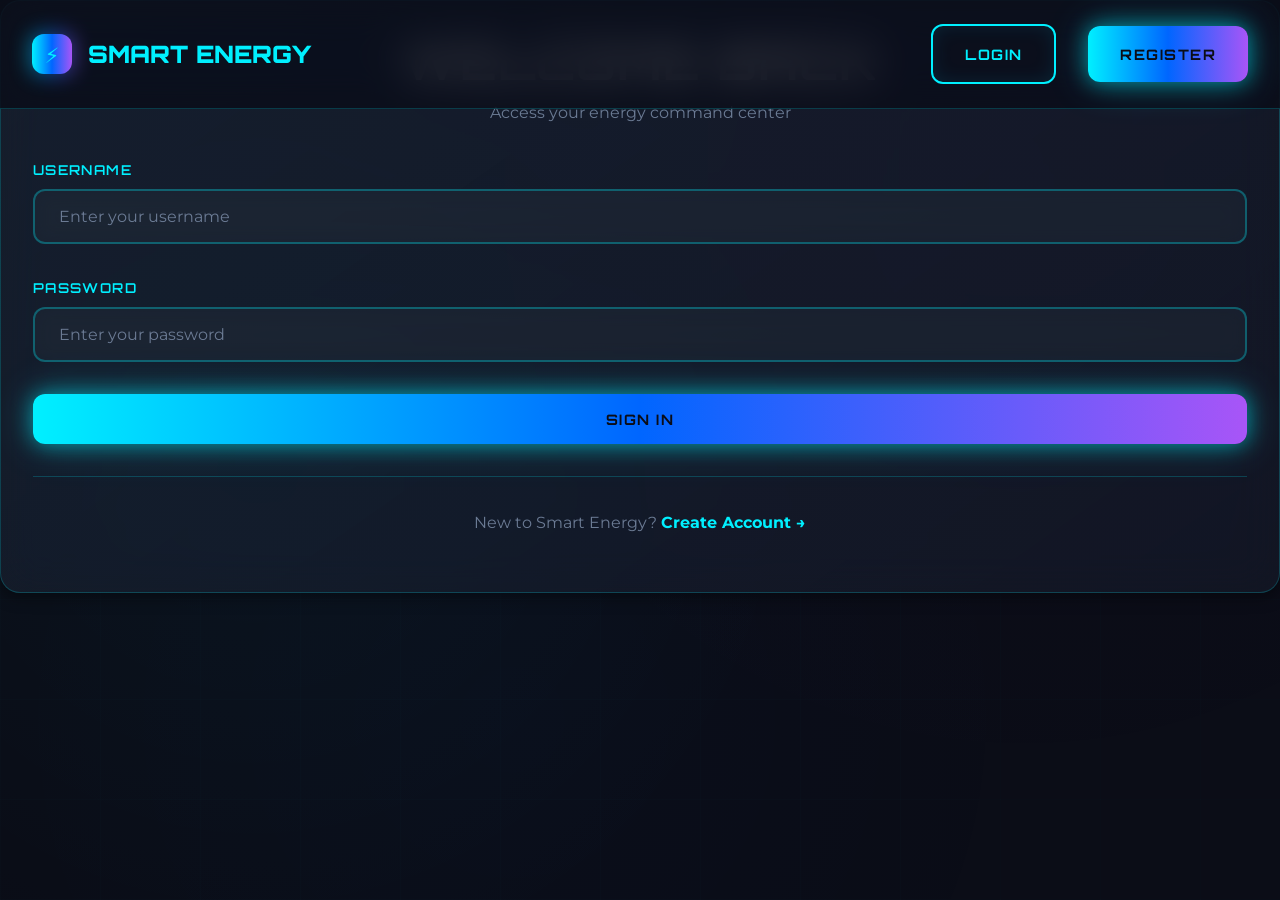
<file: Admin.html>
<!DOCTYPE html>
<html lang="en">
<head>
    <meta charset="UTF-8">
    <meta name="viewport" content="width=device-width, initial-scale=1.0">
    <title>Admin Dashboard - Smart Energy Elite</title>
    <link rel="stylesheet" href="styles.css">
</head>
<body>
<!-- Navigation -->
<nav class="navbar">
    <div class="nav-container">
        <a href="admin.html" class="logo">
            <div class="logo-icon">⚡</div>
            <span>SMART ENERGY</span>
        </a>
        <ul class="nav-menu"></ul>
    </div>
</nav>

<!-- Main Content -->
<section class="section">
    <div class="container">
        <!-- Header -->
        <div class="fade-in">
            <h1 id="welcomeMsg" style="margin-bottom: 0.5rem;">ADMIN PANEL</h1>
            <p class="text-muted" style="margin-bottom: 3rem;">Complete system oversight and management</p>
        </div>

        <!-- Stats Grid -->
        <div class="grid grid-4" style="margin-bottom: 3rem;">
            <div class="stat-card">
                <div class="stat-value">3</div>
                <div class="stat-label">TOTAL USERS</div>
            </div>
            <div class="stat-card">
                <div class="stat-value">5</div>
                <div class="stat-label">ACTIVE SYSTEMS</div>
            </div>
            <div class="stat-card">
                <div class="stat-value">94</div>
                <div class="stat-label">UPTIME (%)</div>
            </div>
            <div class="stat-card">
                <div class="stat-value">5,200</div>
                <div class="stat-label">kWh MONITORED</div>
            </div>
        </div>

        <!-- User Management Table
        <div class="card" style="margin-bottom: 3rem;">
            <div style="display: flex; justify-content: space-between; align-items: center; margin-bottom: 2rem;">
                <h3 style="margin: 0; display: flex; align-items: center; gap: 1rem;">
                    <span style="font-size: 2rem;">👥</span>
                    USER MANAGEMENT
                </h3>
                <input
                    type="text"
                    id="searchUsers"
                    placeholder="Search users..."
                    style="width: 300px; padding: 0.75rem 1rem; border-radius: 12px;"
                >
            </div> -->

        <!-- <div style="overflow-x: auto; border-radius: 12px;">
            <table style="width: 100%; border-collapse: collapse;">
                <thead>
                    <tr style="background: rgba(0, 240, 255, 0.1); border-bottom: 2px solid var(--electric-cyan);">
                        <th style="padding: 1rem; text-align: left; color: var(--electric-cyan); font-family: var(--font-display); font-size: 0.9rem;">ID</th>
                        <th style="padding: 1rem; text-align: left; color: var(--electric-cyan); font-family: var(--font-display); font-size: 0.9rem;">USERNAME</th>
                        <th style="padding: 1rem; text-align: left; color: var(--electric-cyan); font-family: var(--font-display); font-size: 0.9rem;">EMAIL</th>
                        <th style="padding: 1rem; text-align: left; color: var(--electric-cyan); font-family: var(--font-display); font-size: 0.9rem;">ROLE</th>
                        <th style="padding: 1rem; text-align: left; color: var(--electric-cyan); font-family: var(--font-display); font-size: 0.9rem;">STATUS</th>
                        <th style="padding: 1rem; text-align: left; color: var(--electric-cyan); font-family: var(--font-display); font-size: 0.9rem;">ACTIONS</th>
                    </tr>
                </thead>
                <tbody id="usersTableBody">
                    <tr>
                        <td colspan="6" style="padding: 3rem; text-align: center; color: var(--text-muted);">
                            <div class="loading" style="margin: 0 auto 1rem;"></div>
                            LOADING USERS...
                        </td>
                    </tr>
                </tbody>
            </table>
        </div> -->
    </div>

    <!-- System Overview Grid -->
    <div class="grid grid-2" style="margin-bottom: 3rem;">
        <!-- Security Panel -->
        <div class="card">
            <h3 style="margin-bottom: 2rem; display: flex; align-items: center; gap: 1rem;">
                <span style="font-size: 2rem;"></span>
                SECURITY OVERVIEW
            </h3>
            <div style="display: grid; gap: 1rem;">
                <div style="padding: 1rem; background: linear-gradient(90deg, rgba(0, 255, 136, 0.1), transparent); border-left: 4px solid #00ff88; border-radius: 12px; display: flex; justify-content: space-between; align-items: center;">
                    <span style="font-weight: 600;">Failed Login Attempts (24h)</span>
                    <strong style="color: #00ff88; font-size: 1.5rem; font-family: var(--font-display);">3</strong>
                </div>
                <div style="padding: 1rem; background: linear-gradient(90deg, rgba(0, 240, 255, 0.1), transparent); border-left: 4px solid var(--electric-cyan); border-radius: 12px; display: flex; justify-content: space-between; align-items: center;">
                    <span style="font-weight: 600;">Active Login Sessions</span>
                    <strong style="color: var(--electric-cyan); font-size: 1.5rem; font-family: var(--font-display);">234</strong>
                </div>
                <div style="padding: 1rem; background: linear-gradient(90deg, rgba(0, 255, 136, 0.1), transparent); border-left: 4px solid #00ff88; border-radius: 12px; display: flex; justify-content: space-between; align-items: center;">
                    <span style="font-weight: 600;">API Requests (1h)</span>
                    <strong style="color: #00ff88; font-size: 1.5rem; font-family: var(--font-display);">23</strong>
                </div>
            </div>
        </div>

        <!-- System Health -->
        <div class="card">
            <h3 style="margin-bottom: 2rem; display: flex; align-items: center; gap: 1rem;">
                <span style="font-size: 2rem;"></span>
                SYSTEM HEALTH
            </h3>
            <div style="display: grid; gap: 1.5rem;">
                <!-- Database -->
                <div>
                    <div style="display: flex; justify-content: space-between; margin-bottom: 0.5rem;">
                        <span class="text-muted" style="font-weight: 600;">DATABASE</span>
                        <span style="color: #00ff88; font-weight: 700;">● HEALTHY</span>
                    </div>
                    <div style="background: rgba(0, 240, 255, 0.2); height: 12px; border-radius: 6px; overflow: hidden; box-shadow: inset 0 2px 4px rgba(0,0,0,0.3);">
                        <div style="background: linear-gradient(90deg, #00ff88, #00F0FF); height: 100%; width: 95%; border-radius: 6px; box-shadow: 0 0 15px rgba(0, 255, 136, 0.5);"></div>
                    </div>
                </div>
                <!-- API Server -->
                <div>
                    <div style="display: flex; justify-content: space-between; margin-bottom: 0.5rem;">
                        <span class="text-muted" style="font-weight: 600;">API SERVER</span>
                        <span style="color: #00ff88; font-weight: 700;">● RUNNING</span>
                    </div>
                    <div style="background: rgba(0, 240, 255, 0.2); height: 12px; border-radius: 6px; overflow: hidden; box-shadow: inset 0 2px 4px rgba(0,0,0,0.3);">
                        <div style="background: linear-gradient(90deg, #00ff88, #00F0FF); height: 100%; width: 98%; border-radius: 6px; box-shadow: 0 0 15px rgba(0, 255, 136, 0.5);"></div>
                    </div>
                </div>
                <!-- Cache -->
                <div>
                    <div style="display: flex; justify-content: space-between; margin-bottom: 0.5rem;">
                        <span class="text-muted" style="font-weight: 600;">CACHE SYSTEM</span>
                        <span style="color: #00ff88; font-weight: 700;">● OPTIMAL</span>
                    </div>
                    <div style="background: rgba(0, 240, 255, 0.2); height: 12px; border-radius: 6px; overflow: hidden; box-shadow: inset 0 2px 4px rgba(0,0,0,0.3);">
                        <div style="background: linear-gradient(90deg, #00ff88, #00F0FF); height: 100%; width: 92%; border-radius: 6px; box-shadow: 0 0 15px rgba(0, 255, 136, 0.5);"></div>
                    </div>
                </div>
            </div>
        </div>
    </div>

    <!-- Recent Activity -->
    <div class="card">
        <h3 style="margin-bottom: 2rem; display: flex; align-items: center; gap: 1rem;">
            <span style="font-size: 2rem;"></span>
            RECENT ACTIVITY
        </h3>
        <div style="display: grid; gap: 1rem;">
            <div style="padding: 1.5rem; background: linear-gradient(90deg, rgba(0, 240, 255, 0.1), transparent); border-left: 4px solid var(--electric-cyan); border-radius: 12px;">
                <div style="display: flex; justify-content: space-between; margin-bottom: 0.5rem;">
                    <strong style="font-family: var(--font-display); color: var(--electric-cyan);">NEW USER REGISTRATION</strong>
                    <span class="text-muted" style="font-size: 0.85rem;">2 minutes ago</span>
                </div>
                <p style="margin: 0; color: var(--text-secondary);">john_doe registered as Homeowner</p>
            </div>
            <div style="padding: 1.5rem; background: linear-gradient(90deg, rgba(0, 255, 136, 0.1), transparent); border-left: 4px solid #00ff88; border-radius: 12px;">
                <div style="display: flex; justify-content: space-between; margin-bottom: 0.5rem;">
                    <strong style="font-family: var(--font-display); color: #00ff88;">SYSTEM BACKUP COMPLETED</strong>
                    <span class="text-muted" style="font-size: 0.85rem;">15 minutes ago</span>
                </div>
                <p style="margin: 0; color: var(--text-secondary);">Automated backup successful - 2.4 GB</p>
            </div>
            <div style="padding: 1.5rem; background: linear-gradient(90deg, rgba(255, 215, 0, 0.1), transparent); border-left: 4px solid #FFD700; border-radius: 12px;">
                <div style="display: flex; justify-content: space-between; margin-bottom: 0.5rem;">
                    <strong style="font-family: var(--font-display); color: #FFD700;">HIGH API USAGE DETECTED</strong>
                    <span class="text-muted" style="font-size: 0.85rem;">1 hour ago</span>
                </div>
                <p style="margin: 0; color: var(--text-secondary);">User tech_smith exceeded rate limit</p>
            </div>
        </div>
    </div>
    </div>
</section>

<script src="app.js"></script>
<script>
    // Authentication check
    if (!AuthManager.isAuthenticated()) {
        window.location.href = 'login.html';
    }

    const user = AuthManager.getUser();
    const hasAdminRole = RoleUtils.hasRole(user.roles, 'admin');

    if (!hasAdminRole) {
        UIUtils.showAlert('Access denied. Admin privileges required.', 'error');
        setTimeout(() => {
            window.location.href = 'login.html';
        }, 2000);
    }

    document.getElementById('welcomeMsg').textContent = 'ADMIN PANEL';

    // Load users from API
    async function loadUsers() {
        const tbody = document.getElementById('usersTableBody');

        try {
            const users = await APIService.getAllUsers();

            if (users && users.length > 0) {
                tbody.innerHTML = users.map((user, index) => `
                    <tr style="border-bottom: 1px solid rgba(0, 240, 255, 0.1); transition: all 0.3s ease; animation: fadeInUp 0.5s ease ${index * 0.05}s backwards;">
                        <td style="padding: 1rem; font-family: var(--font-display);">${user.id}</td>
                        <td style="padding: 1rem; font-weight: 600;">${user.username}</td>
                        <td style="padding: 1rem; color: var(--text-secondary);">${user.email}</td>
                        <td style="padding: 1rem;">
                            <span style="padding: 0.5rem 1rem; background: linear-gradient(90deg, var(--electric-cyan), var(--neon-blue)); color: var(--midnight); border-radius: 20px; font-size: 0.8rem; font-weight: 700; font-family: var(--font-display);">
                                ${user.roles.map(r => r.name.replace('ROLE_', '')).join(', ')}
                            </span>
                        </td>
                        <td style="padding: 1rem;">
                            <span style="color: ${user.enabled ? '#00ff88' : '#ff3366'}; font-weight: 700; font-family: var(--font-display);">
                                ${user.enabled ? '● ACTIVE' : '● INACTIVE'}
                            </span>
                        </td>
                        <td style="padding: 1rem;">
                            <button
                                onclick="deleteUser(${user.id})"
                                class="btn"
                                style="padding: 0.5rem 1rem; background: linear-gradient(90deg, #ff3366, #ff0055); border: none; font-size: 0.85rem;">
                                DELETE
                            </button>
                        </td>
                    </tr>
                `).join('');
            } else {
                tbody.innerHTML = '<tr><td colspan="6" style="padding: 3rem; text-align: center; color: var(--text-muted);">No users found</td></tr>';
            }
        } catch (error) {
            tbody.innerHTML = `<tr><td colspan="6" style="padding: 3rem; text-align: center; color: #ff3366;">ERROR: ${error.message}</td></tr>`;
        }
    }

    // Delete user function
    async function deleteUser(userId) {
        if (confirm('⚠️ Are you sure you want to delete this user? This action cannot be undone.')) {
            try {
                await APIService.deleteUser(userId);
                UIUtils.showAlert('User deleted successfully', 'success');
                loadUsers(); // Reload table
            } catch (error) {
                UIUtils.showAlert(`Error: ${error.message}`, 'error');
            }
        }
    }

    // Search functionality
    document.getElementById('searchUsers').addEventListener('input', function(e) {
        const searchTerm = e.target.value.toLowerCase();
        const rows = document.querySelectorAll('#usersTableBody tr');

        rows.forEach(row => {
            const text = row.textContent.toLowerCase();
            row.style.display = text.includes(searchTerm) ? '' : 'none';
        });
    });

    // Load users on page load
    loadUsers();
</script>
</body>
</html>
</file>
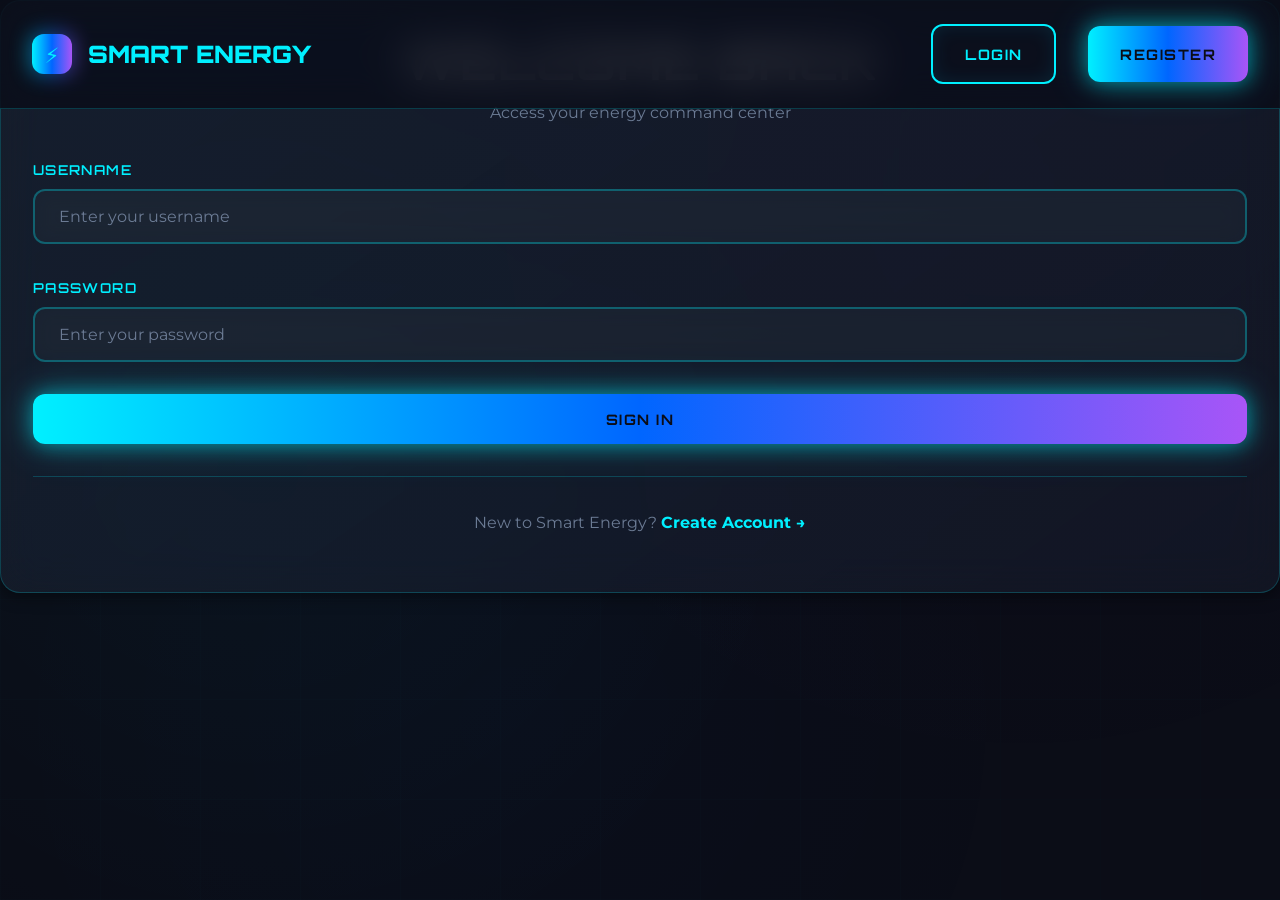
<file: devicemanagement.html>
<!DOCTYPE html>
<html lang="en">
<head>
    <meta charset="UTF-8">
    <meta name="viewport" content="width=device-width, initial-scale=1.0">
    <title>Device Management - Smart Energy</title>
    <link rel="stylesheet" href="styles.css">
    <style>
        /* MODAL FIX - Inline styles to ensure it works */
        .modal {
            position: fixed;
            z-index: 10000;
            left: 0;
            top: 0;
            width: 100%;
            height: 100%;
            background: rgba(0,0,0,0.8);
            backdrop-filter: blur(10px);
            /* CRITICAL: Allow scrolling */
            overflow-y: auto !important;
            overflow-x: hidden;
        }

        .modal-content {
            position: relative;
            margin: 2rem auto 2rem auto;
            padding: 2rem;
            max-width: 600px;
            width: 90%;
            /* CRITICAL: Don't restrict height */
            max-height: none !important;
            height: auto !important;
        }

        /* Ensure form is visible */
        #deviceForm {
            width: 100%;
        }

        /* Add padding at bottom of modal for button visibility */
        .modal-content::after {
            content: '';
            display: block;
            height: 2rem;
        }
    </style>
</head>
<body>
<nav class="navbar">
    <div class="nav-container">
        <a href="homeowner.html" class="logo">
            <div class="logo-icon">⚡</div>
            <span>SMART ENERGY</span>
        </a>
        <ul class="nav-menu"></ul>
    </div>
</nav>

<section class="section">
    <div class="container">
        <h1 class="fade-in">🔌 DEVICE MANAGEMENT</h1>
        <p class="text-muted" style="margin-bottom: 3rem;">Add, edit, and monitor all your smart devices</p>

        <div class="card" style="margin-bottom: 2rem;">
            <div style="display: flex; justify-content: space-between; align-items: center; flex-wrap: wrap; gap: 1rem;">
                <div>
                    <h3 style="margin: 0;">Your Devices</h3>
                    <p class="text-muted" style="margin: 0.5rem 0 0 0;" id="deviceCount">Loading...</p>
                </div>
                <button class="btn btn-primary" onclick="showAddDeviceModal()">
                    <span style="font-size: 1.2rem;">+</span> ADD NEW DEVICE
                </button>
            </div>
        </div>

        <div id="devicesGrid" class="grid grid-3"></div>
    </div>
</section>

<!-- Device Modal -->
<div id="deviceModal" class="modal" style="display: none;">
    <div class="modal-content card">
        <h2 id="modalTitle">ADD DEVICE</h2>
        <form id="deviceForm">
            <div class="grid grid-2">
                <div class="form-group">
                    <label for="deviceName">DEVICE NAME</label>
                    <input type="text" id="deviceName" required>
                </div>
                <div class="form-group">
                    <label for="deviceType">TYPE</label>
                    <select id="deviceType" required>
                        <option value="">Select Type</option>
                        <option value="Air Conditioner">Air Conditioner</option>
                        <option value="Refrigerator">Refrigerator</option>
                        <option value="Water Heater">Water Heater</option>
                        <option value="Washing Machine">Washing Machine</option>
                        <option value="Television">Television</option>
                        <option value="Microwave">Microwave</option>
                        <option value="Dishwasher">Dishwasher</option>
                        <option value="Oven">Oven</option>
                        <option value="Other">Other</option>
                    </select>
                </div>
            </div>
            <div class="grid grid-2">
                <div class="form-group">
                    <label for="deviceBrand">BRAND</label>
                    <input type="text" id="deviceBrand" required>
                </div>
                <div class="form-group">
                    <label for="deviceModel">MODEL</label>
                    <input type="text" id="deviceModel" required>
                </div>
            </div>
            <div class="form-group">
                <label for="powerRating">POWER RATING (WATTS)</label>
                <input type="number" id="powerRating" required step="0.01">
            </div>
            <div style="display: flex; gap: 1rem; margin-top: 2rem;">
                <button type="submit" class="btn btn-primary" style="flex: 1;">SAVE</button>
                <button type="button" class="btn btn-secondary" style="flex: 1;" onclick="closeDeviceModal()">CANCEL</button>
            </div>
        </form>
    </div>
</div>

<script src="app.js"></script>
<script>
    if (!AuthManager.isAuthenticated()) window.location.href = 'login.html';

    let currentEditingDeviceId = null;

    async function loadDevices() {
        const devices = await DeviceManager.loadDevices();
        document.getElementById('deviceCount').textContent = `${devices.length} device(s) registered`;

        const grid = document.getElementById('devicesGrid');
        if (devices.length === 0) {
            grid.innerHTML = '<div class="card" style="grid-column: 1/-1; text-align: center; padding: 3rem;"><h3>No devices yet</h3></div>';
            return;
        }

        grid.innerHTML = devices.map(d => `
            <div class="card">
                <h4>${d.name}</h4>
                <p class="text-muted">${d.type}</p>
                <p>Power: ${d.powerRating}W</p>
                <p style="color: ${d.status === 'online' ? '#00ff88' : '#ff3366'}">● ${d.status.toUpperCase()}</p>
                <div style="display: flex; gap: 0.5rem; margin-top: 1rem;">
                    <button class="btn btn-secondary" style="flex: 1;" onclick="editDevice(${d.id})">Edit</button>
                    <button class="btn btn-secondary" style="flex: 1;" onclick="deleteDeviceConfirm(${d.id})">Delete</button>
                </div>
            </div>
        `).join('');
    }

    function showAddDeviceModal() {
        currentEditingDeviceId = null;
        document.getElementById('modalTitle').textContent = 'ADD DEVICE';
        document.getElementById('deviceForm').reset();
        document.getElementById('deviceModal').style.display = 'block';
        // Scroll to top of modal
        document.getElementById('deviceModal').scrollTop = 0;
    }

    function closeDeviceModal() {
        document.getElementById('deviceModal').style.display = 'none';
    }

    async function editDevice(deviceId) {
        const device = await APIService.getDeviceById(deviceId);
        currentEditingDeviceId = deviceId;
        document.getElementById('modalTitle').textContent = 'EDIT DEVICE';
        document.getElementById('deviceName').value = device.name;
        document.getElementById('deviceType').value = device.type;
        document.getElementById('deviceBrand').value = device.brand;
        document.getElementById('deviceModel').value = device.model;
        document.getElementById('powerRating').value = device.powerRating;
        document.getElementById('deviceModal').style.display = 'block';
        // Scroll to top of modal
        document.getElementById('deviceModal').scrollTop = 0;
    }

    async function deleteDeviceConfirm(deviceId) {
        if (confirm('Delete this device?')) {
            await DeviceManager.deleteDevice(deviceId);
            loadDevices();
        }
    }

    document.getElementById('deviceForm').addEventListener('submit', async (e) => {
        e.preventDefault();
        const data = {
            name: document.getElementById('deviceName').value,
            type: document.getElementById('deviceType').value,
            brand: document.getElementById('deviceBrand').value,
            model: document.getElementById('deviceModel').value,
            powerRating: parseFloat(document.getElementById('powerRating').value),
            status: 'offline',
            isActive: true
        };

        if (currentEditingDeviceId) {
            await DeviceManager.updateDevice(currentEditingDeviceId, data);
        } else {
            await DeviceManager.createDevice(data);
        }
        closeDeviceModal();
        loadDevices();
    });

    // Close modal when clicking outside
    window.onclick = function(event) {
        const modal = document.getElementById('deviceModal');
        if (event.target === modal) {
            closeDeviceModal();
        }
    }

    // Close modal with Escape key
    document.addEventListener('keydown', function(event) {
        if (event.key === 'Escape') {
            closeDeviceModal();
        }
    });

    loadDevices();
</script>
</body>
</html>
</file>
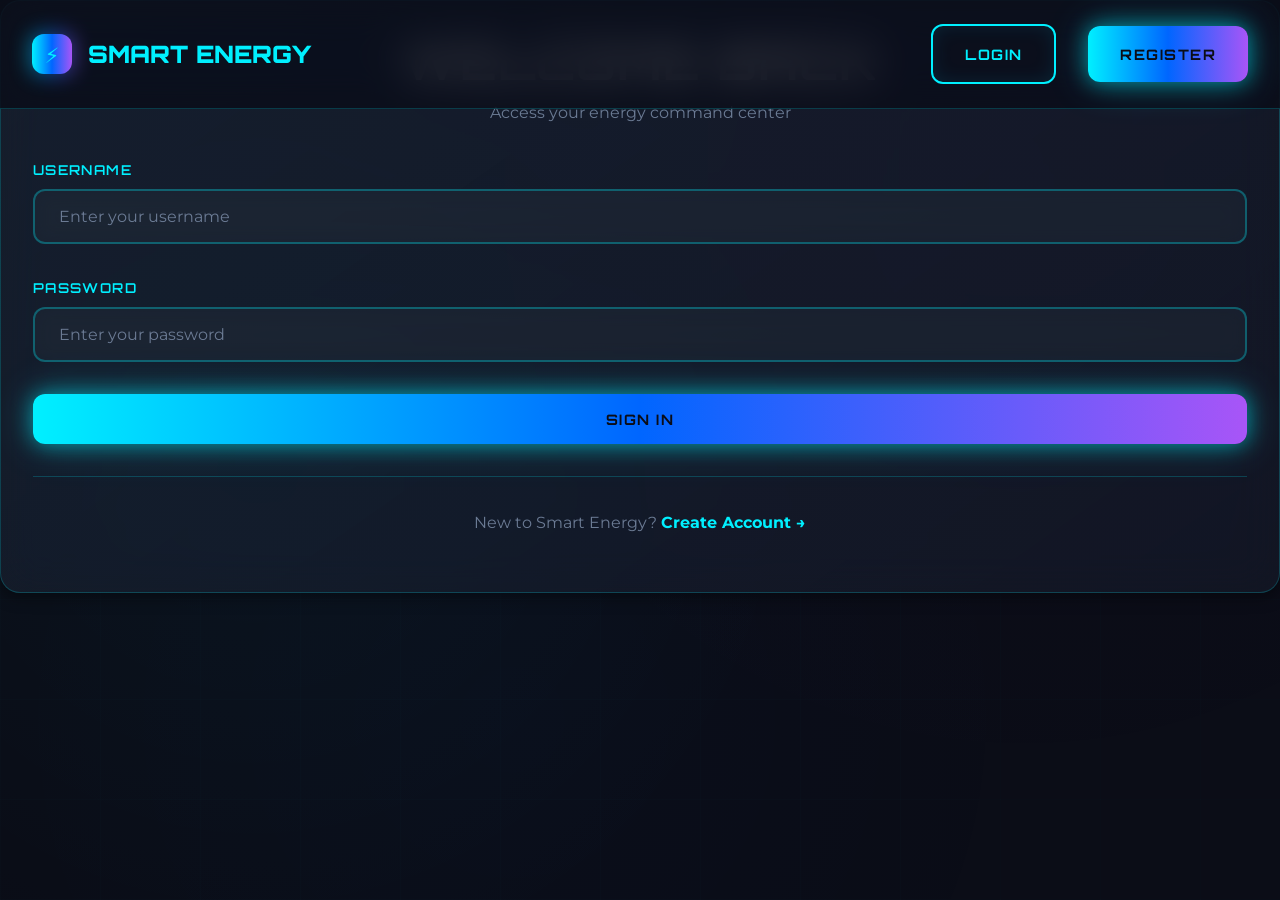
<file: devices.html>
<!DOCTYPE html>
<html lang="en">
<head>
  <meta charset="UTF-8">
  <meta name="viewport" content="width=device-width, initial-scale=1.0">
  <title>My Devices - Smart Energy</title>
  <link rel="stylesheet" href="styles.css">
</head>
<body>
<nav class="navbar">
  <div class="nav-container">
    <a href="homeowner.html" class="logo">
      <div class="logo-icon">⚡</div>
      <span>SMART ENERGY</span>
    </a>
    <ul class="nav-menu"></ul>
  </div>
</nav>

<section class="section">
  <div class="container">
    <h1 class="fade-in"> MY DEVICES</h1>
    <p class="text-muted" style="margin-bottom: 3rem;">Manage all your smart energy devices</p>

    <!-- Device Statistics -->
    <div class="grid grid-4" style="margin-bottom: 3rem;">
      <div class="stat-card">
        <div class="stat-value" id="totalDevices">7</div>
        <div class="stat-label">TOTAL DEVICES</div>
      </div>
      <div class="stat-card">
        <div class="stat-value" id="activeDevices">5</div>
        <div class="stat-label">ACTIVE</div>
      </div>
      <div class="stat-card">
        <div class="stat-value" id="totalPower">388kW</div>
        <div class="stat-label">TOTAL POWER</div>
      </div>
      <div class="stat-card">
        <div class="stat-value" id="monthlyUsage">9312 kWh</div>
        <div class="stat-label">MONTHLY USAGE</div>
      </div>
    </div>

    <!-- Filter and Add Device -->
    <div class="card" style="margin-bottom: 2rem;">
      <div style="display: flex; justify-content: space-between; align-items: center; flex-wrap: wrap; gap: 1rem;">
        <div style="display: flex; gap: 1rem; flex-wrap: wrap;">
          <select id="filterType" style="padding: 0.75rem; background: rgba(31, 41, 55, 0.5); border: 2px solid rgba(0, 240, 255, 0.3); border-radius: 12px; color: var(--text-primary);">
            <option value="all">All Types</option>
            <option value="Air Conditioner">Air Conditioner</option>
            <option value="Refrigerator">Refrigerator</option>
            <option value="Water Heater">Water Heater</option>
            <option value="Washing Machine">Washing Machine</option>
            <option value="Television">Television</option>
            <option value="Microwave">Microwave</option>
            <option value="Other">Other</option>
          </select>
          <select id="filterStatus" style="padding: 0.75rem; background: rgba(31, 41, 55, 0.5); border: 2px solid rgba(0, 240, 255, 0.3); border-radius: 12px; color: var(--text-primary);">
            <option value="all">All Status</option>
            <option value="online">Online</option>
            <option value="offline">Offline</option>
            <option value="standby">Standby</option>
          </select>
        </div>
        <button class="btn btn-primary" onclick="showAddDeviceModal()">
          <span style="font-size: 1.2rem;">+</span> ADD DEVICE
        </button>
      </div>
    </div>

    <!-- Devices Grid -->
    <div id="devicesGrid" class="grid grid-3"></div>
  </div>
</section>

<!-- Add/Edit Device Modal -->
<div id="deviceModal" class="modal" style="display: none;">
  <div class="modal-content card" style="max-width: 700px; margin: 3% auto; max-height: 90vh; overflow-y: auto;">
    <h2 id="modalTitle">ADD DEVICE</h2>
    <form id="deviceForm">
      <div class="grid grid-2">
        <div class="form-group">
          <label for="deviceName">DEVICE NAME *</label>
          <input type="text" id="deviceName" required placeholder="e.g., Living Room AC">
        </div>
        <div class="form-group">
          <label for="deviceType">TYPE *</label>
          <select id="deviceType" required>
            <option value="">Select Type</option>
            <option value="Air Conditioner">Air Conditioner</option>
            <option value="Refrigerator">Refrigerator</option>
            <option value="Water Heater">Water Heater</option>
            <option value="Washing Machine">Washing Machine</option>
            <option value="Television">Television</option>
            <option value="Microwave">Microwave</option>
            <option value="Dishwasher">Dishwasher</option>
            <option value="Oven">Oven</option>
            <option value="Dryer">Dryer</option>
            <option value="Fan">Fan</option>
            <option value="Heater">Heater</option>
            <option value="Other">Other</option>
          </select>
        </div>
      </div>

      <div class="grid grid-2">
        <div class="form-group">
          <label for="deviceBrand">BRAND *</label>
          <input type="text" id="deviceBrand" required placeholder="e.g., LG, Samsung">
        </div>
        <div class="form-group">
          <label for="deviceModel">MODEL *</label>
          <input type="text" id="deviceModel" required placeholder="e.g., AC-2000">
        </div>
      </div>

      <div class="grid grid-2">
        <div class="form-group">
          <label for="powerRating">POWER RATING (WATTS) *</label>
          <input type="number" id="powerRating" required step="0.01" placeholder="e.g., 2500">
        </div>
        <div class="form-group">
          <label for="voltageRating">VOLTAGE (VOLTS)</label>
          <input type="number" id="voltageRating" step="0.01" placeholder="e.g., 220">
        </div>
      </div>

      <div class="grid grid-2">
        <div class="form-group">
          <label for="energyStar">ENERGY STAR RATING</label>
          <select id="energyStar">
            <option value="">Not Rated</option>
            <option value="1">⭐ 1 Star</option>
            <option value="2">⭐⭐ 2 Stars</option>
            <option value="3">⭐⭐⭐ 3 Stars</option>
            <option value="4">⭐⭐⭐⭐ 4 Stars</option>
            <option value="5">⭐⭐⭐⭐⭐ 5 Stars</option>
          </select>
        </div>
        <div class="form-group">
          <label for="deviceLocation">LOCATION</label>
          <input type="text" id="deviceLocation" placeholder="e.g., Living Room, Kitchen">
        </div>
      </div>

      <div class="form-group">
        <label for="deviceNotes">NOTES (OPTIONAL)</label>
        <textarea id="deviceNotes" rows="3" placeholder="Additional information about the device" style="width: 100%; padding: var(--space-sm) var(--space-md); background: rgba(31, 41, 55, 0.5); border: 2px solid rgba(0, 240, 255, 0.3); border-radius: 12px; color: var(--text-primary); font-family: var(--font-body); resize: vertical;"></textarea>
      </div>

      <div style="display: flex; gap: 1rem; margin-top: 2rem;">
        <button type="submit" class="btn btn-primary" style="flex: 1;">
          SAVE DEVICE
        </button>
        <button type="button" class="btn btn-secondary" style="flex: 1;" onclick="closeDeviceModal()">
          ✖ CANCEL
        </button>
      </div>
    </form>
  </div>
</div>

<script src="app.js"></script>
<script>
  if (!AuthManager.isAuthenticated()) {
      window.location.href = 'login.html';
  }

  let currentEditingDeviceId = null;
  let allDevices = [];

  // Load devices
  async function loadDevices() {
      try {
          allDevices = await DeviceManager.loadDevices();
          updateStatistics();
          filterAndDisplayDevices();
      } catch (error) {
          console.error('Error loading devices:', error);
      }
  }

  // Update statistics
  function updateStatistics() {
      const total = allDevices.length;
      const active = allDevices.filter(d => d.isActive && d.status === 'online').length;
      const totalPower = allDevices.reduce((sum, d) => sum + (d.powerRating || 0), 0);

      document.getElementById('totalDevices').textContent = total;
      document.getElementById('activeDevices').textContent = active;
      document.getElementById('totalPower').textContent = Math.round(totalPower) + 'W';
  }

  // Filter and display devices
  function filterAndDisplayDevices() {
      const typeFilter = document.getElementById('filterType').value;
      const statusFilter = document.getElementById('filterStatus').value;

      let filtered = allDevices;

      if (typeFilter !== 'all') {
          filtered = filtered.filter(d => d.type === typeFilter);
      }

      if (statusFilter !== 'all') {
          filtered = filtered.filter(d => d.status === statusFilter);
      }

      displayDevices(filtered);
  }

  // Display devices
  function displayDevices(devices) {
      const grid = document.getElementById('devicesGrid');

      if (devices.length === 0) {
          grid.innerHTML = `
              <div class="card" style="grid-column: 1 / -1; text-align: center; padding: 3rem;">
                  <h3 style="color: var(--text-muted); margin-bottom: 1rem;">No devices found</h3>
                  <p style="color: var(--text-muted);">Click "ADD DEVICE" to get started</p>
              </div>
          `;
          return;
      }

      grid.innerHTML = devices.map(device => {
          const statusColor = device.status === 'online' ? '#00ff88' :
                             device.status === 'offline' ? '#ff3366' : '#FFD700';
          const statusIcon = device.status === 'online' ? '●' :
                            device.status === 'offline' ? '○' : '◐';

          const stars = device.energyStarRating ? '⭐'.repeat(device.energyStarRating) : '';

          return `
              <div class="card device-card" data-device-id="${device.id}">
                  <div style="display: flex; justify-content: space-between; align-items: start; margin-bottom: 1rem;">
                      <h4 style="font-family: var(--font-display); flex: 1; margin-right: 1rem;">${device.name}</h4>
                      <div style="display: flex; gap: 0.5rem;">
                          <button class="btn-icon" onclick="editDevice(${device.id})" title="Edit">
                              ✏️
                          </button>
                          <button class="btn-icon" onclick="deleteDeviceConfirm(${device.id})" title="Delete">

                          </button>
                      </div>
                  </div>

                  <div style="margin-bottom: 1rem;">
                      <p style="color: ${statusColor}; margin: 0.5rem 0; font-weight: 600; font-size: 0.9rem;">
                          ${statusIcon} ${device.status.toUpperCase()}
                      </p>
                      <p class="text-muted" style="margin: 0.5rem 0; font-size: 0.9rem;">
                           ${device.type}
                      </p>
                      <p class="text-muted" style="margin: 0.5rem 0; font-size: 0.9rem;">
                           ${device.brand} ${device.model}
                      </p>
                      <p class="text-muted" style="margin: 0.5rem 0; font-size: 0.9rem;">
                           ${device.powerRating}W
                      </p>
                      ${device.location ? `<p class="text-muted" style="margin: 0.5rem 0; font-size: 0.9rem;">📍 ${device.location}</p>` : ''}
                      ${stars ? `<p style="margin: 0.5rem 0; font-size: 0.9rem;">${stars}</p>` : ''}
                  </div>

                  <button class="btn ${device.status === 'online' ? 'btn-secondary' : 'btn-primary'}"
                          style="width: 100%;"
                          onclick="toggleDevice(${device.id}, '${device.status}')">
                      ${device.status === 'online' ? '⏸ TURN OFF' : '▶ TURN ON'}
                  </button>
              </div>
          `;
      }).join('');
  }

  // Show add device modal
  function showAddDeviceModal() {
      currentEditingDeviceId = null;
      document.getElementById('modalTitle').textContent = 'ADD NEW DEVICE';
      document.getElementById('deviceForm').reset();
      document.getElementById('deviceModal').style.display = 'block';
  }

  // Edit device
  async function editDevice(deviceId) {
      try {
          const device = await APIService.getDeviceById(deviceId);
          currentEditingDeviceId = deviceId;

          document.getElementById('modalTitle').textContent = 'EDIT DEVICE';
          document.getElementById('deviceName').value = device.name;
          document.getElementById('deviceType').value = device.type;
          document.getElementById('deviceBrand').value = device.brand;
          document.getElementById('deviceModel').value = device.model;
          document.getElementById('powerRating').value = device.powerRating;
          document.getElementById('voltageRating').value = device.voltageRating || '';
          document.getElementById('energyStar').value = device.energyStarRating || '';
          document.getElementById('deviceLocation').value = device.location || '';
          document.getElementById('deviceNotes').value = device.notes || '';

          document.getElementById('deviceModal').style.display = 'block';
      } catch (error) {
          alert('Failed to load device details');
      }
  }

  // Close modal
  function closeDeviceModal() {
      document.getElementById('deviceModal').style.display = 'none';
      currentEditingDeviceId = null;
  }

  // Handle device form submission
  document.getElementById('deviceForm').addEventListener('submit', async (e) => {
      e.preventDefault();

      const submitBtn = e.target.querySelector('button[type="submit"]');
      const originalText = submitBtn.innerHTML;
      submitBtn.disabled = true;
      submitBtn.innerHTML = '<span class="loading"></span> SAVING...';

      const deviceData = {
          name: document.getElementById('deviceName').value,
          type: document.getElementById('deviceType').value,
          brand: document.getElementById('deviceBrand').value,
          model: document.getElementById('deviceModel').value,
          powerRating: parseFloat(document.getElementById('powerRating').value),
          voltageRating: parseFloat(document.getElementById('voltageRating').value) || null,
          energyStarRating: parseInt(document.getElementById('energyStar').value) || null,
          location: document.getElementById('deviceLocation').value,
          notes: document.getElementById('deviceNotes').value,
          status: 'offline',
          isActive: true
      };

      try {
          if (currentEditingDeviceId) {
              await DeviceManager.updateDevice(currentEditingDeviceId, deviceData);
          } else {
              await DeviceManager.createDevice(deviceData);
          }

          closeDeviceModal();
          await loadDevices();
      } catch (error) {
          submitBtn.disabled = false;
          submitBtn.innerHTML = originalText;
      }
  });

  // Toggle device status
  async function toggleDevice(deviceId, currentStatus) {
      try {
          await DeviceManager.toggleDeviceStatus(deviceId, currentStatus);
          await loadDevices();
      } catch (error) {
          console.error('Error toggling device:', error);
      }
  }

  // Delete device
  async function deleteDeviceConfirm(deviceId) {
      if (confirm('Are you sure you want to delete this device? This action cannot be undone.')) {
          try {
              await DeviceManager.deleteDevice(deviceId);
              await loadDevices();
          } catch (error) {
              console.error('Error deleting device:', error);
          }
      }
  }

  // Filter change handlers
  document.getElementById('filterType').addEventListener('change', filterAndDisplayDevices);
  document.getElementById('filterStatus').addEventListener('change', filterAndDisplayDevices);

  // Close modal when clicking outside
  window.onclick = function(event) {
      const modal = document.getElementById('deviceModal');
      if (event.target === modal) {
          closeDeviceModal();
      }
  }

  // Load devices on page load
  loadDevices();

  // Also load monthly usage
  async function loadMonthlyUsage() {
      try {
          const summary = await APIService.getConsumptionSummary();
          document.getElementById('monthlyUsage').textContent = (summary.totalEnergy || 0).toFixed(2) + ' kWh';
      } catch (error) {
          console.error('Error loading monthly usage:', error);
      }
  }
  loadMonthlyUsage();
</script>

<style>
  .modal {
      position: fixed;
      z-index: 10000;
      left: 0;
      top: 0;
      width: 100%;
      height: 100%;
      background-color: rgba(0, 0, 0, 0.8);
      backdrop-filter: blur(10px);
      animation: fadeIn 0.3s ease;
  }

  .modal-content {
      animation: slideUp 0.4s ease;
  }

  .btn-icon {
      background: transparent;
      border: none;
      font-size: 1.2rem;
      cursor: pointer;
      transition: transform 0.2s ease;
      padding: 0.25rem;
  }

  .btn-icon:hover {
      transform: scale(1.2);
  }

  .device-card {
      transition: all 0.3s ease;
  }

  .device-card:hover {
      transform: translateY(-5px) scale(1.02);
      box-shadow: 0 10px 40px rgba(0, 240, 255, 0.3);
  }

  .loading {
      display: inline-block;
      width: 16px;
      height: 16px;
      border: 2px solid rgba(255, 255, 255, 0.3);
      border-radius: 50%;
      border-top-color: #fff;
      animation: spin 0.6s linear infinite;
  }

  @keyframes spin {
      to { transform: rotate(360deg); }
  }
</style>
</body>
</html>
</file>
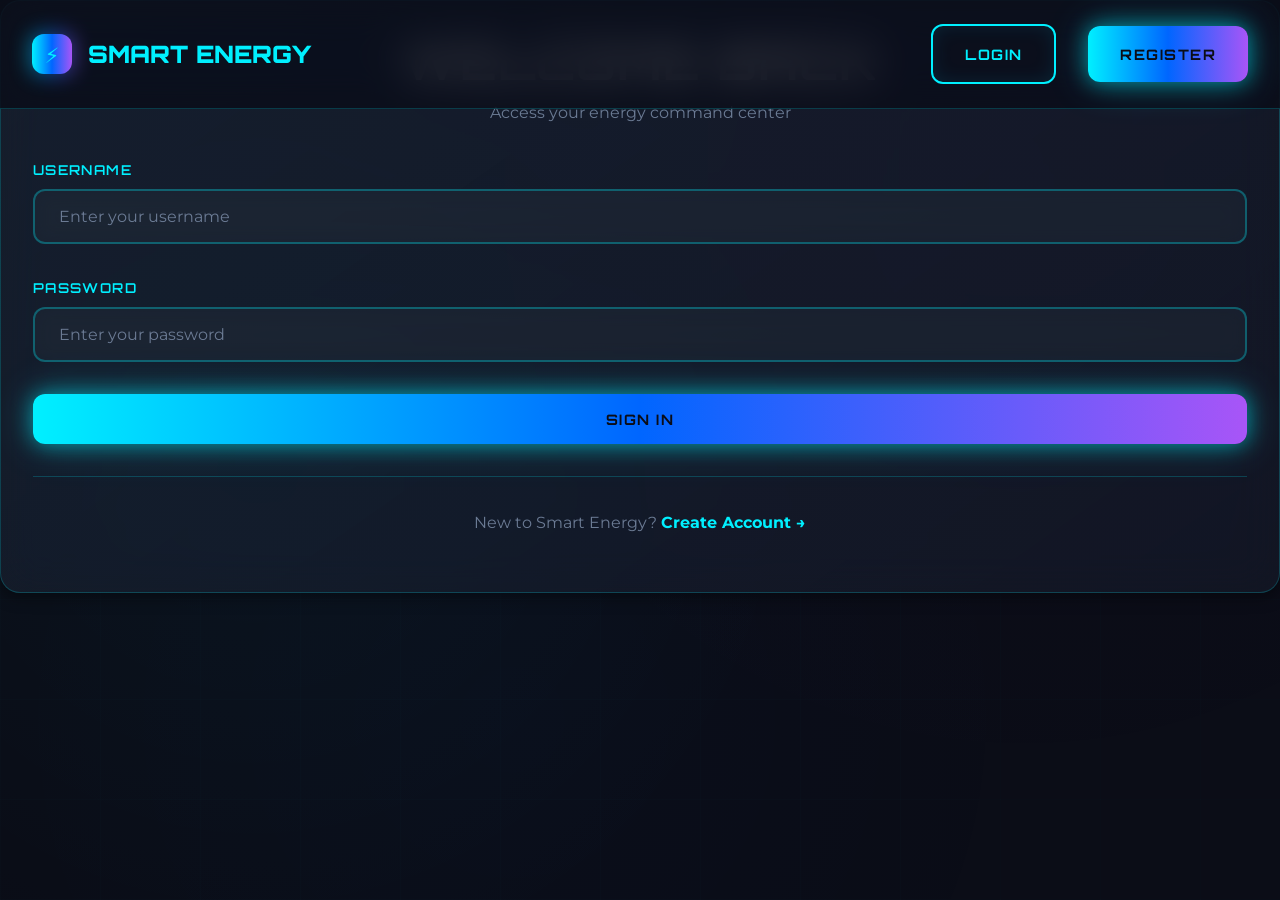
<file: homeownerprofile.html>
<!DOCTYPE html>
<html lang="en">
<head>
  <meta charset="UTF-8">
  <meta name="viewport" content="width=device-width, initial-scale=1.0">
  <title>My Profile - Smart Energy</title>
  <link rel="stylesheet" href="styles.css">
</head>
<body>
<nav class="navbar">
  <div class="nav-container">
    <a href="homeowner.html" class="logo">
      <div class="logo-icon">⚡</div>
      <span>SMART ENERGY</span>
    </a>
    <ul class="nav-menu"></ul>
  </div>
</nav>

<section class="section">
  <div class="container">
    <h1 class="fade-in">👤 MY PROFILE</h1>
    <p class="text-muted" style="margin-bottom: 3rem;">Manage your account and energy preferences</p>

    <!-- Profile Info -->
    <div class="grid grid-2" style="margin-bottom: 3rem;">
      <div class="card">
        <h3 style="margin-bottom: 2rem;"> ACCOUNT INFORMATION</h3>
        <div id="profileInfo">
          <div class="form-group">
            <label>USERNAME</label>
            <input type="text" id="username" readonly style="background: rgba(0,0,0,0.3);">
          </div>
          <div class="form-group">
            <label>EMAIL</label>
            <input type="email" id="email" readonly style="background: rgba(0,0,0,0.3);">
          </div>
          <div class="grid grid-2">
            <div class="form-group">
              <label>FIRST NAME</label>
              <input type="text" id="firstName" readonly style="background: rgba(0,0,0,0.3);">
            </div>
            <div class="form-group">
              <label>LAST NAME</label>
              <input type="text" id="lastName" readonly style="background: rgba(0,0,0,0.3);">
            </div>
          </div>
          <div class="form-group">
            <label>PHONE NUMBER</label>
            <input type="tel" id="phone" readonly style="background: rgba(0,0,0,0.3);">
          </div>
          <div class="form-group">
            <label>ROLE</label>
            <input type="text" id="role" readonly style="background: rgba(0,0,0,0.3);">
          </div>
        </div>
      </div>

      <div class="card">
        <h3 style="margin-bottom: 2rem;"> ENERGY OVERVIEW</h3>
        <div class="stat-card" style="margin-bottom: 1rem;">
          <div class="stat-value" id="totalDevices">7</div>
          <div class="stat-label">TOTAL DEVICES</div>
        </div>
        <div class="stat-card" style="margin-bottom: 1rem;">
          <div class="stat-value" id="monthlyConsumption">2427 kWh</div>
          <div class="stat-label">MONTHLY CONSUMPTION</div>
        </div>
        <div class="stat-card" style="margin-bottom: 1rem;">
          <div class="stat-value" id="estimatedCost">₹2388</div>
          <div class="stat-label">ESTIMATED COST</div>
        </div>
        <div class="stat-card">
          <div class="stat-value" id="activeDevices">5</div>
          <div class="stat-label">ACTIVE DEVICES</div>
        </div>
      </div>
    </div>

    <!-- Energy Preferences -->
    <div class="card" style="margin-bottom: 3rem;">
      <h3 style="margin-bottom: 2rem;"> ENERGY PREFERENCES</h3>
      <form id="preferencesForm">
        <div class="grid grid-2">
          <div class="form-group">
            <label for="householdSize">HOUSEHOLD SIZE</label>
            <select id="householdSize">
              <option value="1">1 Person</option>
              <option value="2">2 People</option>
              <option value="3">3 People</option>
              <option value="4">4 People</option>
              <option value="5">5+ People</option>
            </select>
          </div>
          <div class="form-group">
            <label for="propertySize">PROPERTY SIZE (sq ft)</label>
            <input type="number" id="propertySize" placeholder="e.g., 1500">
          </div>
        </div>
        <div class="grid grid-2">
          <div class="form-group">
            <label for="energyGoal">MONTHLY ENERGY GOAL (kWh)</label>
            <input type="number" id="energyGoal" placeholder="e.g., 500">
          </div>
          <div class="form-group">
            <label for="avgConsumption">AVERAGE MONTHLY USAGE (kWh)</label>
            <input type="number" id="avgConsumption" placeholder="e.g., 600">
          </div>
        </div>
        <div class="form-group">
          <button type="submit" class="btn btn-primary">
            SAVE PREFERENCES
          </button>
        </div>
      </form>
    </div>

    <!-- Change Password -->
    <div class="card">
      <h3 style="margin-bottom: 2rem;"> CHANGE PASSWORD</h3>
      <form id="passwordForm">
        <div class="form-group">
          <label for="currentPassword">CURRENT PASSWORD</label>
          <input type="password" id="currentPassword" placeholder="Enter current password" required>
        </div>
        <div class="grid grid-2">
          <div class="form-group">
            <label for="newPassword">NEW PASSWORD</label>
            <input type="password" id="newPassword" placeholder="Enter new password" required>
          </div>
          <div class="form-group">
            <label for="confirmPassword">CONFIRM PASSWORD</label>
            <input type="password" id="confirmPassword" placeholder="Confirm new password" required>
          </div>
        </div>
        <div class="form-group">
          <button type="submit" class="btn btn-secondary">
            UPDATE PASSWORD
          </button>
        </div>
      </form>
    </div>
  </div>
</section>

<script src="app.js"></script>
<script>
  if (!AuthManager.isAuthenticated()) {
      window.location.href = 'login.html';
  }

  // Load user profile
  function loadProfile() {
      const user = AuthManager.getUser();

      document.getElementById('username').value = 'homeowner';;
      document.getElementById('email').value = 'homeowner234@gmail.com';
      document.getElementById('firstName').value =  'Riya';
      document.getElementById('lastName').value = 'Patil';
      document.getElementById('phone').value =  '9237389791';

      const role = RoleUtils.extractRole(user.roles);
      document.getElementById('role').value = role.toUpperCase();
  }

  // Load energy stats
  async function loadEnergyStats() {
      try {
          const stats = await APIService.getDeviceStatistics();
          document.getElementById('totalDevices').textContent = stats.totalDevices || 0;
          document.getElementById('activeDevices').textContent = stats.activeDevices || 0;

          const summary = await APIService.getConsumptionSummary();
          document.getElementById('monthlyConsumption').textContent = (summary.totalEnergy || 0).toFixed(2) + ' kWh';
          document.getElementById('monthlyCost').textContent = '$' + (summary.estimatedCost || 0).toFixed(2);
      } catch (error) {
          console.error('Error loading stats:', error);
      }
  }

  // Handle preferences form
  document.getElementById('preferencesForm').addEventListener('submit', async (e) => {
      e.preventDefault();

      const preferences = {
          householdSize: document.getElementById('householdSize').value,
          propertySize: parseFloat(document.getElementById('propertySize').value),
          energyGoal: parseFloat(document.getElementById('energyGoal').value),
          avgConsumption: parseFloat(document.getElementById('avgConsumption').value)
      };

      // Save to localStorage for now (you can add API endpoint later)
      localStorage.setItem('energy_preferences', JSON.stringify(preferences));

      if (typeof UIUtils !== 'undefined') {
          UIUtils.showAlert('Preferences saved successfully!', 'success');
      } else {
          alert('Preferences saved successfully!');
      }
  });

  // Handle password change
  document.getElementById('passwordForm').addEventListener('submit', async (e) => {
      e.preventDefault();

      const currentPassword = document.getElementById('currentPassword').value;
      const newPassword = document.getElementById('newPassword').value;
      const confirmPassword = document.getElementById('confirmPassword').value;

      if (newPassword !== confirmPassword) {
          alert('New passwords do not match!');
          return;
      }

      if (newPassword.length < 6) {
          alert('Password must be at least 6 characters long!');
          return;
      }

      // TODO: Implement password change API
      alert('Password change functionality coming soon!');

      // Clear form
      document.getElementById('passwordForm').reset();
  });

  // Load saved preferences
  function loadPreferences() {
      const saved = localStorage.getItem('energy_preferences');
      if (saved) {
          const prefs = JSON.parse(saved);
          document.getElementById('householdSize').value = prefs.householdSize || '4';
          document.getElementById('propertySize').value = prefs.propertySize || '';
          document.getElementById('energyGoal').value = prefs.energyGoal || '';
          document.getElementById('avgConsumption').value = prefs.avgConsumption || '';
      }
  }

  // Initialize
  loadProfile();
  loadEnergyStats();
  loadPreferences();
</script>
</body>
</html>
</file>
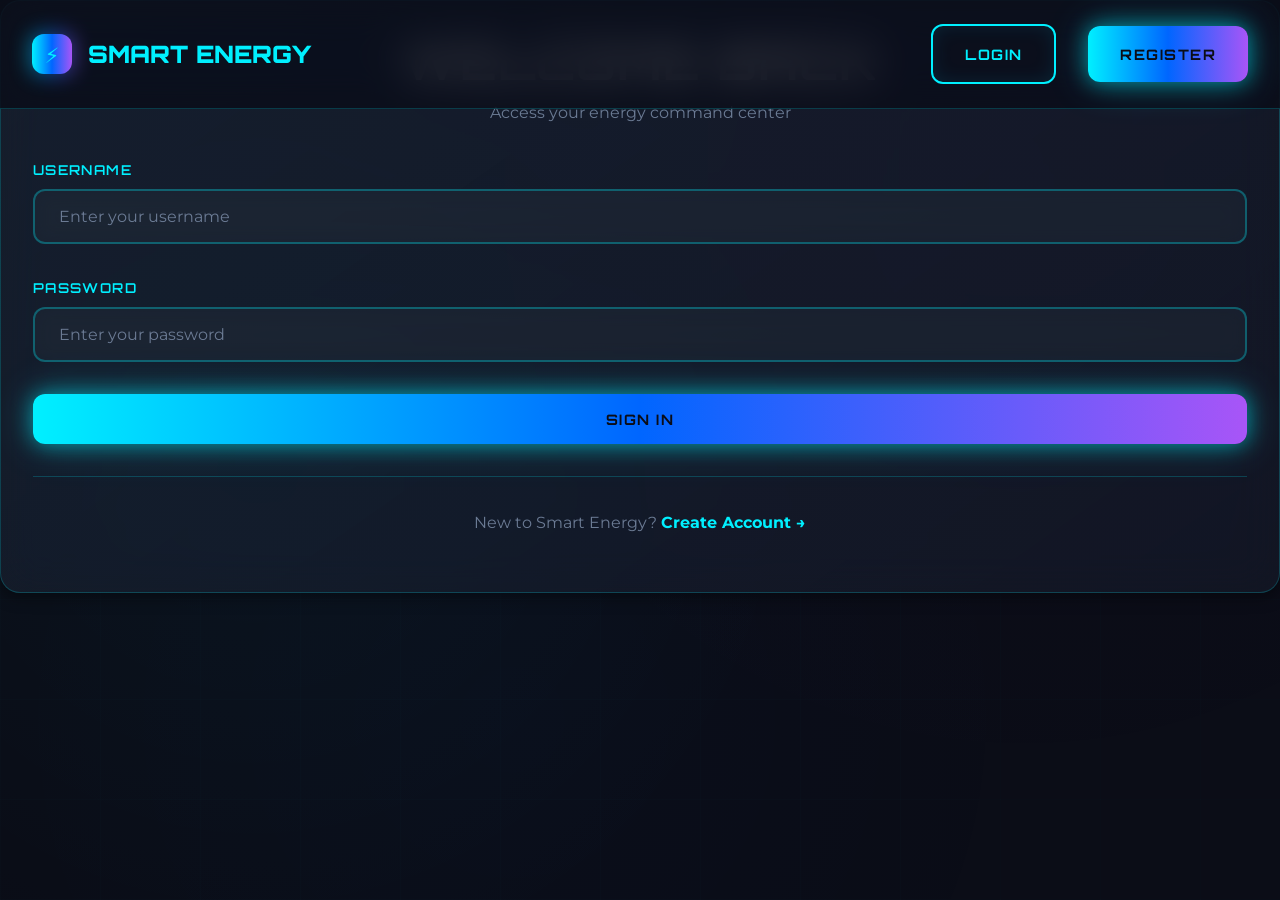
<file: login.html>
<!DOCTYPE html>
<html lang="en">
<head>
  <meta charset="UTF-8">
  <meta name="viewport" content="width=device-width, initial-scale=1.0">
  <title>Login - Smart Energy</title>
  <link rel="stylesheet" href="styles.css">
</head>
<body>
<nav class="navbar">
  <div class="nav-container">
    <a href="login.html" class="logo">
      <div class="logo-icon">⚡</div>
      <span>SMART ENERGY</span>
    </a>
    <ul class="nav-menu"></ul>
  </div>
</nav>

<div class="card fade-in">
  <h2 style="text-align: center; margin-bottom: 0.5rem;">WELCOME BACK</h2>
  <p style="text-align: center; color: var(--text-muted); margin-bottom: 2rem;">
    Access your energy command center
  </p>

  <div id="alert-container"></div>

  <form id="loginForm">
    <div class="form-group">
      <label for="username">USERNAME</label>
      <input type="text" id="username" placeholder="Enter your username" required>
    </div>

    <div class="form-group">
      <label for="password">PASSWORD</label>
      <input type="password" id="password" placeholder="Enter your password" required>
    </div>

    <div class="form-group">
      <button type="submit" class="btn btn-primary" style="width: 100%; padding: 1rem;">
        SIGN IN
      </button>
    </div>
  </form>

  <div style="text-align: center; margin-top: 2rem; padding-top: 2rem; border-top: 1px solid rgba(0, 240, 255, 0.2);">
    <p style="color: var(--text-muted);">
      New to Smart Energy?
      <a href="register.html" style="color: var(--electric-cyan); text-decoration: none; font-weight: 700;">
        Create Account →
      </a>
    </p>
  </div>
</div>
</div>
</section>

<script src="app.js"></script>
<script>
  document.getElementById('loginForm').addEventListener('submit', async function(e) {
      e.preventDefault();

      const username = document.getElementById('username').value.trim();
      const password = document.getElementById('password').value;
      const submitBtn = this.querySelector('button[type="submit"]');
      const originalText = submitBtn.innerHTML;

      if (!username || !password) {
          UIUtils.showAlert('Please enter your username and password.', 'error');
          return;
      }

      try {
          submitBtn.disabled = true;
          submitBtn.innerHTML = 'LOGGING IN...';

          const response = await APIService.signin({ username, password });

          if (!response || !response.token) {
              throw new Error('Login succeeded but no authentication token was returned.');
          }

          AuthManager.saveToken(response.token);
          AuthManager.saveUser({
              id: response.id,
              username: response.username || username,
              email: response.email || '',
              roles: response.roles || []
          });

          UIUtils.createParticles(submitBtn, 25);
          UIUtils.showAlert('Login successful! Redirecting...', 'success');

          setTimeout(() => {
              window.location.href = RoleUtils.getDashboardPage(response.roles);
          }, 700);

      } catch (error) {
          console.error('Login failed:', error);
          UIUtils.showAlert(error.message || 'Login failed. Please try again.', 'error');
          submitBtn.disabled = false;
          submitBtn.innerHTML = originalText;
      }
  });
</script>
</body>
</html>
</file>
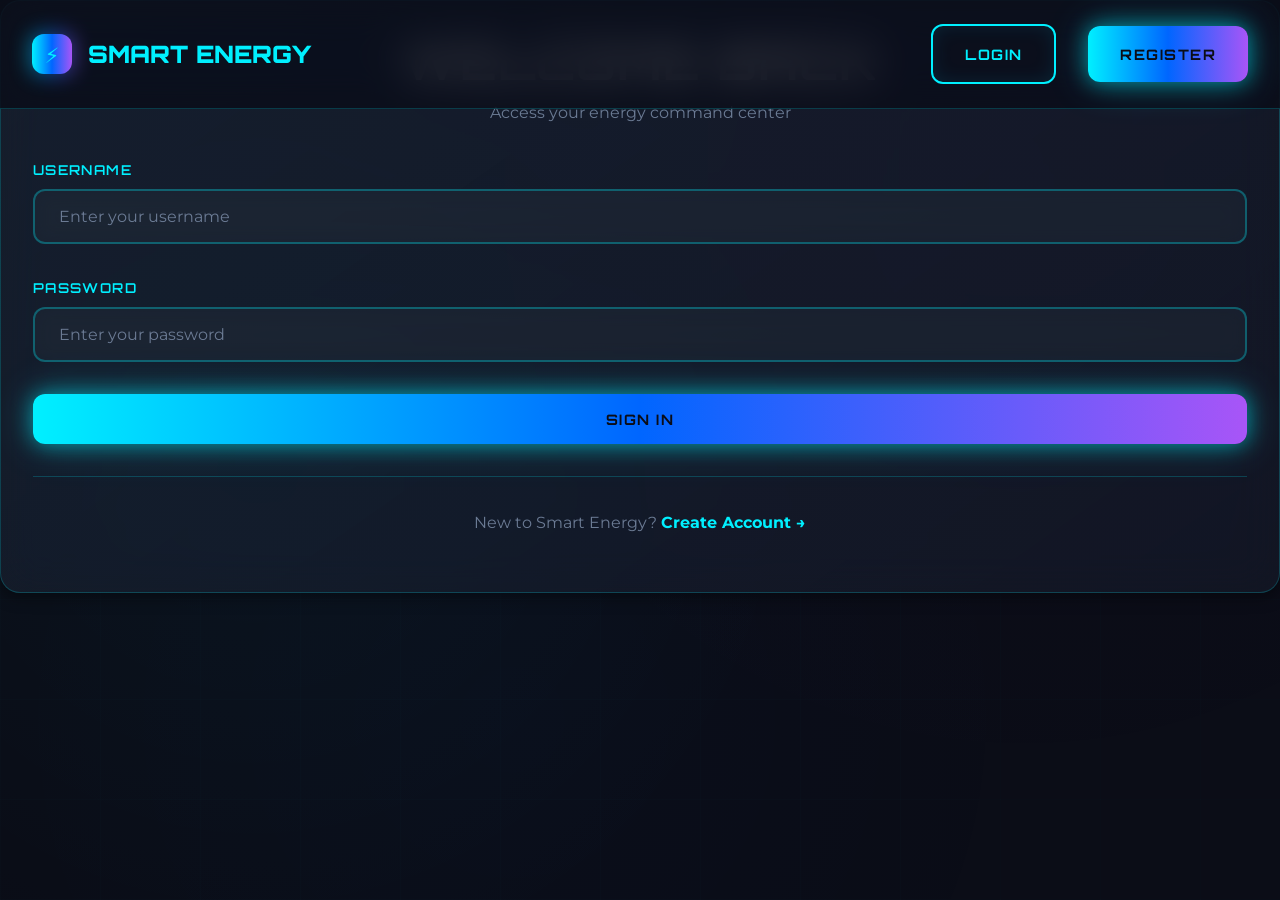
<file: profile.html>
<!DOCTYPE html>
<html lang="en">
<head>
  <meta charset="UTF-8">
  <meta name="viewport" content="width=device-width, initial-scale=1.0">
  <title>My Profile - Smart Energy</title>
  <link rel="stylesheet" href="styles.css">
</head>
<body>
<nav class="navbar">
  <div class="nav-container">
    <a href="homeowner.html" class="logo">
      <div class="logo-icon">⚡</div>
      <span>SMART ENERGY</span>
    </a>
    <ul class="nav-menu"></ul>
  </div>
</nav>

<section class="section">
  <div class="container">
    <h1 class="fade-in">👤 MY PROFILE</h1>
    <p class="text-muted" style="margin-bottom: 3rem;">Manage your account and energy preferences</p>

    <!-- Profile Info -->
    <div class="grid grid-2" style="margin-bottom: 3rem;">
      <div class="card">
        <h3 style="margin-bottom: 2rem;">📋 ACCOUNT INFORMATION</h3>
        <div id="profileInfo">
          <div class="form-group">
            <label>USERNAME</label>
            <input type="text" id="john_homeowner" readonly style="background: rgba(0,0,0,0.3);">
          </div>
          <div class="form-group">
            <label>EMAIL</label>
            <input type="email" id="email" readonly style="background: rgba(0,0,0,0.3);">
          </div>
          <div class="grid grid-2">
            <div class="form-group">
              <label>FIRST NAME</label>
              <input type="text" id="firstName" readonly style="background: rgba(0,0,0,0.3);">
            </div>
            <div class="form-group">
              <label>LAST NAME</label>
              <input type="text" id="lastName" readonly style="background: rgba(0,0,0,0.3);">
            </div>
          </div>
          <div class="form-group">
            <label>PHONE NUMBER</label>
            <input type="tel" id="phone" readonly style="background: rgba(0,0,0,0.3);">
          </div>
          <div class="form-group">
            <label>ROLE</label>
            <input type="text" id="role" readonly style="background: rgba(0,0,0,0.3);">
          </div>
        </div>
      </div>

      <div class="card">
        <h3 style="margin-bottom: 2rem;">⚡ ENERGY OVERVIEW</h3>
        <div class="stat-card" style="margin-bottom: 1rem;">
          <div class="stat-value" id="totalDevices">5</div>
          <div class="stat-label">TOTAL DEVICES</div>
        </div>
        <div class="stat-card" style="margin-bottom: 1rem;">
          <div class="stat-value" id="monthlyConsumption">1600 kWh</div>
          <div class="stat-label">MONTHLY CONSUMPTION</div>
        </div>
        <div class="stat-card" style="margin-bottom: 1rem;">
          <div class="stat-value" id="monthlyCost">₹2455</div>
          <div class="stat-label">ESTIMATED COST</div>
        </div>
        <div class="stat-card">
          <div class="stat-value" id="activeDevices">4</div>
          <div class="stat-label">ACTIVE DEVICES</div>
        </div>
      </div>
    </div>

    <!-- Energy Preferences -->
    <div class="card" style="margin-bottom: 3rem;">
      <h3 style="margin-bottom: 2rem;">⚙️ ENERGY PREFERENCES</h3>
      <form id="preferencesForm">
        <div class="grid grid-2">
          <div class="form-group">
            <label for="householdSize">HOUSEHOLD SIZE</label>
            <select id="householdSize">
              <option value="1">1 Person</option>
              <option value="2">2 People</option>
              <option value="3">3 People</option>
              <option value="4">4 People</option>
              <option value="5">5+ People</option>
            </select>
          </div>
          <div class="form-group">
            <label for="propertySize">PROPERTY SIZE (sq ft)</label>
            <input type="number" id="propertySize" placeholder="e.g., 1500">
          </div>
        </div>
        <div class="grid grid-2">
          <div class="form-group">
            <label for="energyGoal">MONTHLY ENERGY GOAL (kWh)</label>
            <input type="number" id="energyGoal" placeholder="e.g., 500">
          </div>
          <div class="form-group">
            <label for="avgConsumption">AVERAGE MONTHLY USAGE (kWh)</label>
            <input type="number" id="avgConsumption" placeholder="e.g., 600">
          </div>
        </div>
        <div class="form-group">
          <button type="submit" class="btn btn-primary">
            💾 SAVE PREFERENCES
          </button>
        </div>
      </form>
    </div>

    <!-- Change Password -->
    <div class="card">
      <h3 style="margin-bottom: 2rem;">🔒 CHANGE PASSWORD</h3>
      <form id="passwordForm">
        <div class="form-group">
          <label for="currentPassword">CURRENT PASSWORD</label>
          <input type="password" id="currentPassword" placeholder="Enter current password" required>
        </div>
        <div class="grid grid-2">
          <div class="form-group">
            <label for="newPassword">NEW PASSWORD</label>
            <input type="password" id="newPassword" placeholder="Enter new password" required>
          </div>
          <div class="form-group">
            <label for="confirmPassword">CONFIRM PASSWORD</label>
            <input type="password" id="confirmPassword" placeholder="Confirm new password" required>
          </div>
        </div>
        <div class="form-group">
          <button type="submit" class="btn btn-secondary">
            🔐 UPDATE PASSWORD
          </button>
        </div>
      </form>
    </div>
  </div>
</section>

<script src="app.js"></script>
<script>
  if (!AuthManager.isAuthenticated()) {
      window.location.href = 'login.html';
  }

  // Load user profile
  function loadProfile() {
      const user = AuthManager.getUser();

      document.getElementById('username').value = user.username || '';
      document.getElementById('email').value = user.email || '';
      document.getElementById('firstName').value = user.firstName || '';
      document.getElementById('lastName').value = user.lastName || '';
      document.getElementById('phone').value = user.phoneNumber || '';

      const role = RoleUtils.extractRole(user.roles);
      document.getElementById('role').value = role.toUpperCase();
  }

  // Load energy stats
  async function loadEnergyStats() {
      try {
          const stats = await APIService.getDeviceStatistics();
          document.getElementById('totalDevices').textContent = stats.totalDevices || 0;
          document.getElementById('activeDevices').textContent = stats.activeDevices || 0;

          const summary = await APIService.getConsumptionSummary();
          document.getElementById('monthlyConsumption').textContent = (summary.totalEnergy || 0).toFixed(2) + ' kWh';
          document.getElementById('monthlyCost').textContent = '₹' + (summary.estimatedCost || 0).toFixed(2);
      } catch (error) {
          console.error('Error loading stats:', error);
      }
  }

  // Handle preferences form
  document.getElementById('preferencesForm').addEventListener('submit', async (e) => {
      e.preventDefault();

      const preferences = {
          householdSize: document.getElementById('householdSize').value,
          propertySize: parseFloat(document.getElementById('propertySize').value),
          energyGoal: parseFloat(document.getElementById('energyGoal').value),
          avgConsumption: parseFloat(document.getElementById('avgConsumption').value)
      };

      // Save to localStorage for now (you can add API endpoint later)
      localStorage.setItem('energy_preferences', JSON.stringify(preferences));

      if (typeof UIUtils !== 'undefined') {
          UIUtils.showAlert('Preferences saved successfully!', 'success');
      } else {
          alert('Preferences saved successfully!');
      }
  });

  // Handle password change
  document.getElementById('passwordForm').addEventListener('submit', async (e) => {
      e.preventDefault();

      const currentPassword = document.getElementById('currentPassword').value;
      const newPassword = document.getElementById('newPassword').value;
      const confirmPassword = document.getElementById('confirmPassword').value;

      if (newPassword !== confirmPassword) {
          alert('New passwords do not match!');
          return;
      }

      if (newPassword.length < 6) {
          alert('Password must be at least 6 characters long!');
          return;
      }

      // TODO: Implement password change API
      alert('Password change functionality coming soon!');

      // Clear form
      document.getElementById('passwordForm').reset();
  });

  // Load saved preferences
  function loadPreferences() {
      const saved = localStorage.getItem('energy_preferences');
      if (saved) {
          const prefs = JSON.parse(saved);
          document.getElementById('householdSize').value = prefs.householdSize || '4';
          document.getElementById('propertySize').value = prefs.propertySize || '';
          document.getElementById('energyGoal').value = prefs.energyGoal || '';
          document.getElementById('avgConsumption').value = prefs.avgConsumption || '';
      }
  }

  // Initialize
  loadProfile();
  loadEnergyStats();
  loadPreferences();
</script>
</body>
</html>
</file>
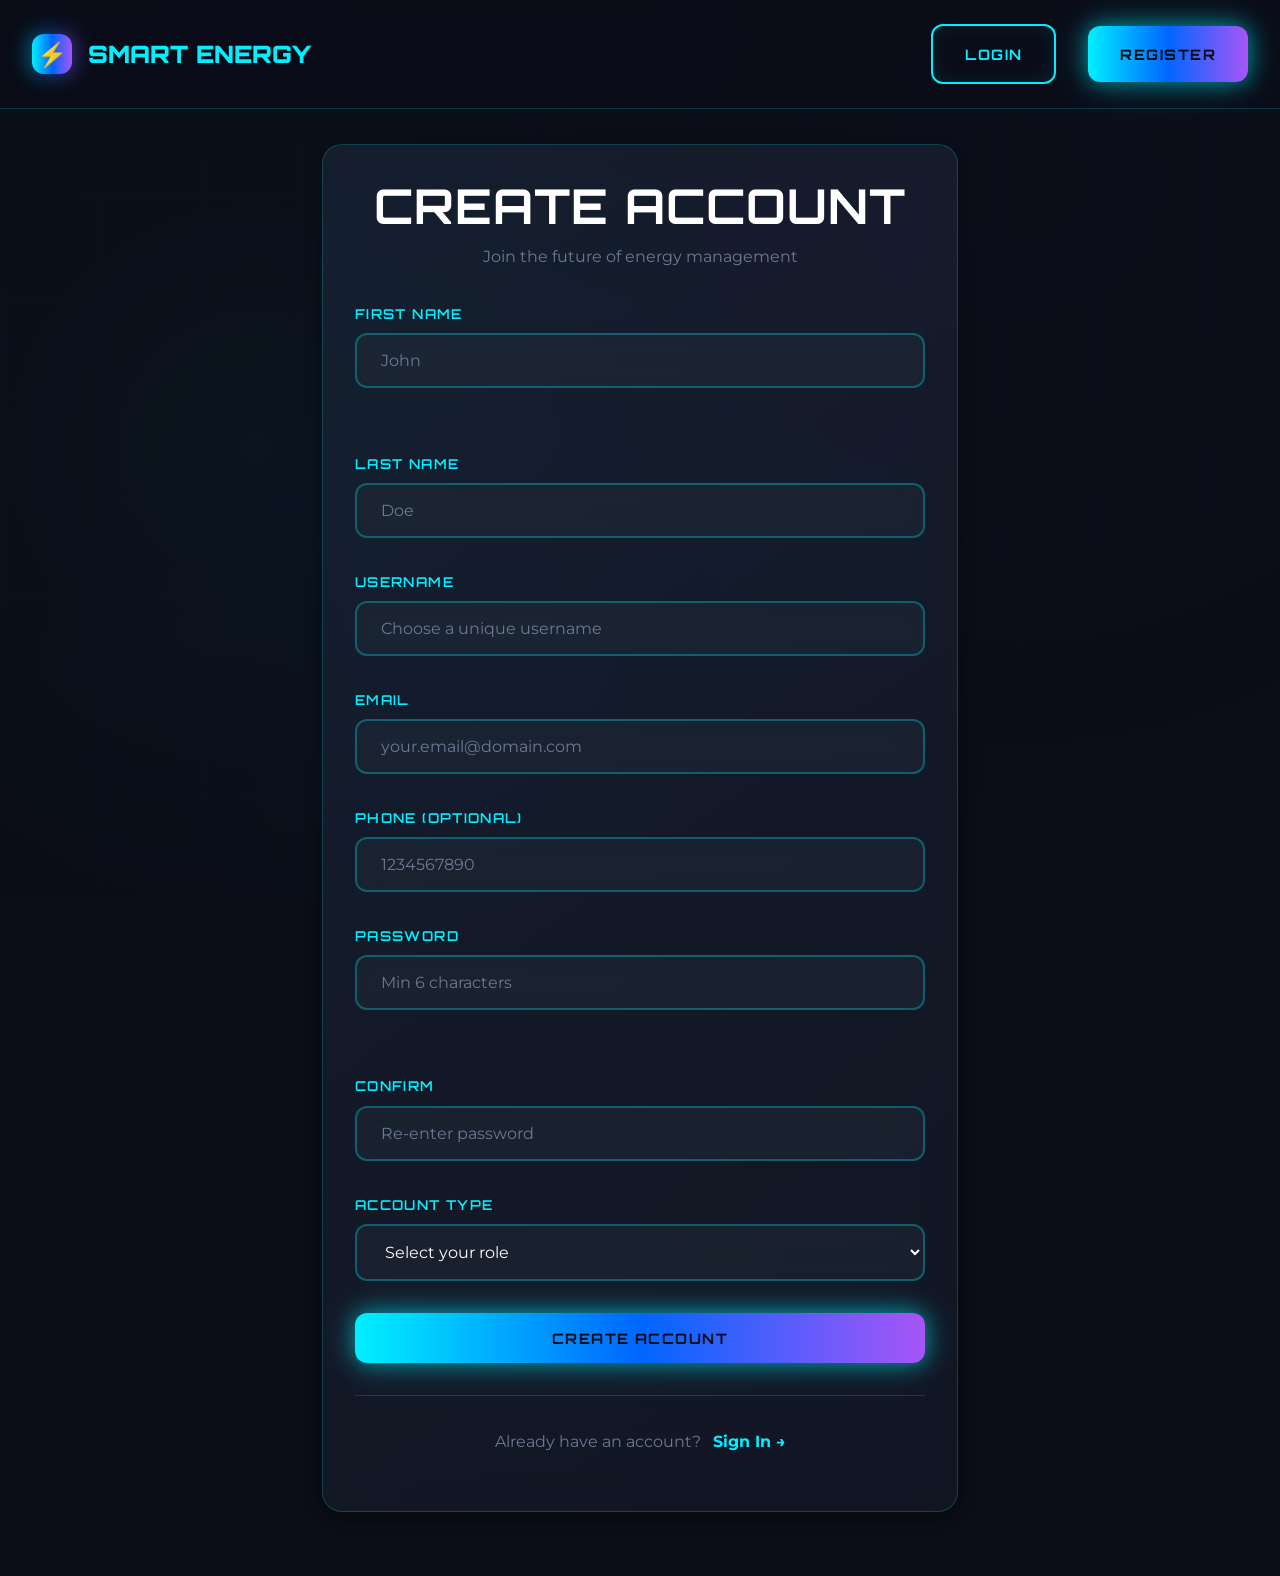
<file: register.html>
<!DOCTYPE html>
<html lang="en">
<head>
  <meta charset="UTF-8">
  <meta name="viewport" content="width=device-width, initial-scale=1.0">
  <title>Register - Smart Energy Elite</title>
  <link rel="stylesheet" href="styles.css">
</head>
<body>
<nav class="navbar">
  <div class="nav-container">
    <a href="login.html" class="logo">
      <div class="logo-icon">⚡</div>
      <span>SMART ENERGY</span>
    </a>
    <ul class="nav-menu"></ul>
  </div>
</nav>

<section class="section">
  <div class="container" style="max-width: 700px;">
    <div class="card fade-in">
      <h2 style="text-align: center; margin-bottom: 0.5rem;">CREATE ACCOUNT</h2>
      <p style="text-align: center; color: var(--text-muted); margin-bottom: 2rem;">
        Join the future of energy management
      </p>

      <div id="alert-container"></div>

      <form id="registerForm">
        <div class="grid grid-2">
          <div class="form-group">
            <label for="firstName">FIRST NAME</label>
            <input type="text" id="firstName" placeholder="John" required>
          </div>
          <div class="form-group">
            <label for="lastName">LAST NAME</label>
            <input type="text" id="lastName" placeholder="Doe" required>
          </div>
        </div>

        <div class="form-group">
          <label for="username">USERNAME</label>
          <input type="text" id="username" placeholder="Choose a unique username" required minlength="3">
        </div>

        <div class="form-group">
          <label for="email">EMAIL</label>
          <input type="email" id="email" placeholder="your.email@domain.com" required>
        </div>

        <div class="form-group">
          <label for="phoneNumber">PHONE (OPTIONAL)</label>
          <input type="tel" id="phoneNumber" placeholder="1234567890">
        </div>

        <div class="grid grid-2">
          <div class="form-group">
            <label for="password">PASSWORD</label>
            <input type="password" id="password" placeholder="Min 6 characters" required minlength="6">
          </div>
          <div class="form-group">
            <label for="confirmPassword">CONFIRM</label>
            <input type="password" id="confirmPassword" placeholder="Re-enter password" required>
          </div>
        </div>

        <div class="form-group">
          <label for="role">ACCOUNT TYPE</label>
          <select id="role" required>
            <option value="">Select your role</option>
            <option value="homeowner">🏠 HOMEOWNER - Monitor & manage energy</option>
            <option value="technician">🔧 TECHNICIAN - System installations</option>
            <option value="admin">👨‍💼 ADMIN - Full system control</option>
          </select>
        </div>

        <div class="form-group">
          <button type="submit" class="btn btn-primary" style="width: 100%; padding: 1rem;">
            CREATE ACCOUNT
          </button>
        </div>
      </form>

      <div style="text-align: center; margin-top: 2rem; padding-top: 2rem; border-top: 1px solid rgba(0, 240, 255, 0.2);">
        <p style="color: var(--text-muted);">
          Already have an account?
          <a href="login.html" style="color: var(--electric-cyan); text-decoration: none; font-weight: 700; margin-left: 0.5rem;">
            Sign In →
          </a>
        </p>
      </div>
    </div>
  </div>
</section>

<script src="app.js"></script>
<script>
  if (AuthManager.isAuthenticated()) {
      const user = AuthManager.getUser();
      window.location.href = RoleUtils.getDashboardPage(user.roles);
  }

  document.getElementById('registerForm').addEventListener('submit', async function(e) {
      e.preventDefault();

      const submitBtn = e.target.querySelector('button[type="submit"]');
      const originalText = UIUtils.showLoading(submitBtn);

      const password = document.getElementById('password').value;
      const confirmPassword = document.getElementById('confirmPassword').value;

      if (password !== confirmPassword) {
          UIUtils.hideLoading(submitBtn, originalText);
          UIUtils.showAlert('Passwords do not match!', 'error');
          return;
      }

      const formData = {
          firstName: document.getElementById('firstName').value,
          lastName: document.getElementById('lastName').value,
          username: document.getElementById('username').value,
          email: document.getElementById('email').value,
          phoneNumber: document.getElementById('phoneNumber').value,
          password: password,
          roles: [document.getElementById('role').value]
      };

      try {
          const response = await APIService.signup(formData);
          UIUtils.createParticles(submitBtn, 30);
          UIUtils.showAlert('Registration successful! Redirecting to login...', 'success');

          setTimeout(() => {
              window.location.href = 'login.html';
          }, 2000);

      } catch (error) {
          UIUtils.hideLoading(submitBtn, originalText);
          UIUtils.showAlert(error.message || 'Registration failed', 'error');
      }
  });

  // Real-time password validation
  document.getElementById('confirmPassword').addEventListener('input', function() {
      const password = document.getElementById('password').value;
      if (this.value && password !== this.value) {
          this.style.borderColor = '#ff3366';
      } else {
          this.style.borderColor = 'var(--electric-cyan)';
      }
  });
</script>
</body>
</html>
</file>
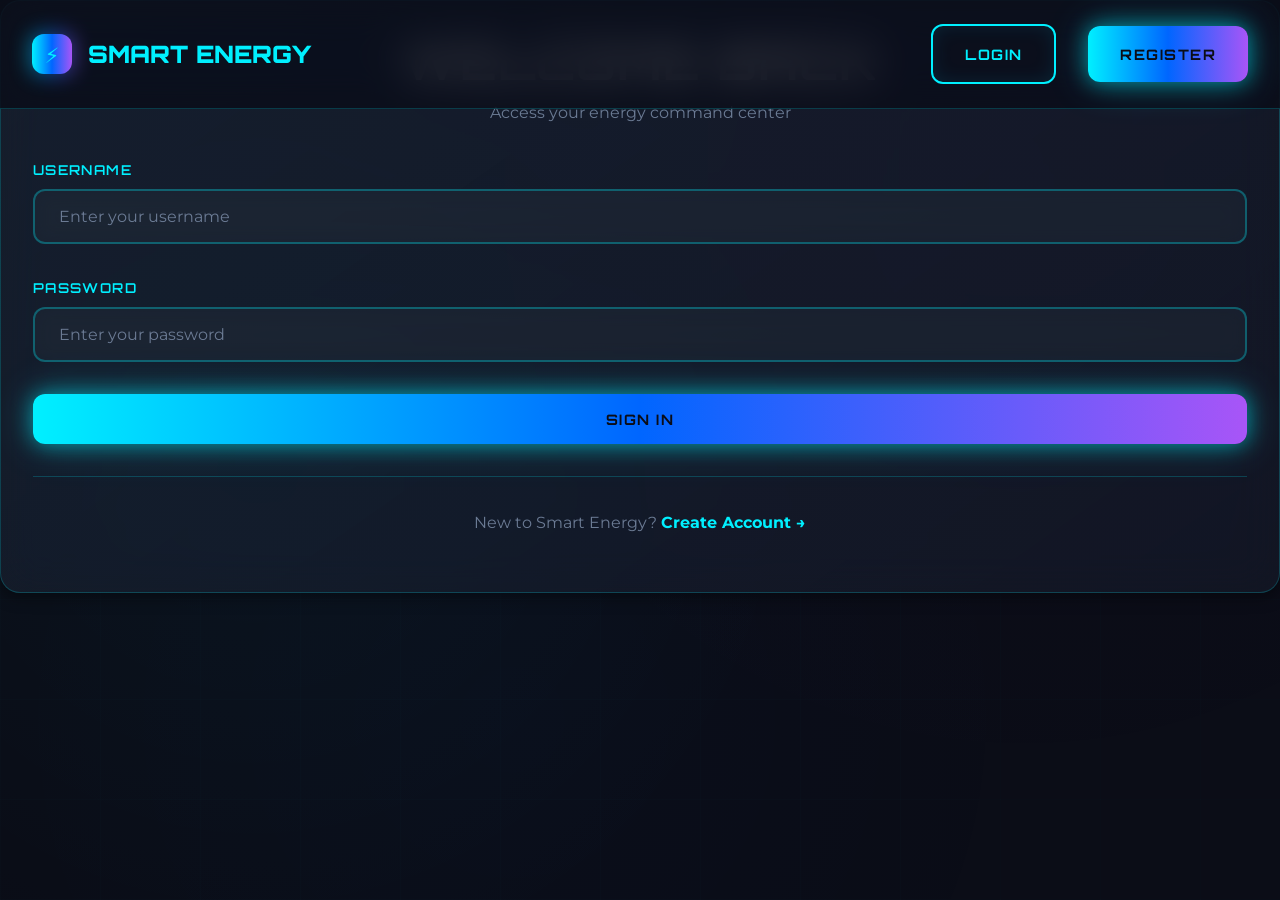
<file: technician.html>
<!DOCTYPE html>
<html lang="en">
<head>
  <meta charset="UTF-8">
  <meta name="viewport" content="width=device-width, initial-scale=1.0">
  <title>Technician Dashboard - Smart Energy Elite</title>
  <link rel="stylesheet" href="styles.css">
</head>
<body>
<!-- Navigation -->
<nav class="navbar">
  <div class="nav-container">
    <a href="technician.html" class="logo">
      <div class="logo-icon">⚡</div>
      <span>SMART ENERGY</span>
    </a>
    <ul class="nav-menu"></ul>
  </div>
</nav>

<!-- Main Content -->
<section class="section">
  <div class="container">
    <!-- Header -->
    <div class="fade-in">
      <h1 id="welcomeMsg" style="margin-bottom: 0.5rem;">TECHNICIAN COMMAND CENTER</h1>
      <p class="text-muted" style="margin-bottom: 3rem;">Manage installations and maintenance operations</p>
    </div>

    <!-- Stats Grid -->
    <div class="grid grid-4" style="margin-bottom: 3rem;">
      <div class="stat-card">
        <div class="stat-value">2</div>
        <div class="stat-label">ACTIVE JOBS</div>
      </div>
      <div class="stat-card">
        <div class="stat-value">15</div>
        <div class="stat-label">COMPLETED (MONTH)</div>
      </div>
      <div class="stat-card">
        <div class="stat-value">12</div>
        <div class="stat-label">TOTAL CUSTOMER REVIEWS</div>
      </div>
      <div class="stat-card">
        <div class="stat-value">4.8</div>
        <div class="stat-label">AVG RATING</div>
      </div>
    </div>

    <!-- Pending Installations -->
    <div class="card" style="margin-bottom: 3rem;">
      <h3 style="margin-bottom: 2rem; display: flex; align-items: center; gap: 1rem;">
        <span style="font-size: 2rem;"></span>
        PENDING INSTALLATIONS
      </h3>
      <div class="grid grid-2">
        <!-- Installation Card 1 -->
        <div class="card" style="background: linear-gradient(145deg, rgba(255, 215, 0, 0.1), rgba(255, 215, 0, 0.05)); border-color: var(--gold-accent);">
          <div style="display: flex; justify-content: space-between; align-items: start; margin-bottom: 1.5rem;">
            <div>
              <h4 style="font-family: var(--font-display); margin-bottom: 0.5rem;">SMART METER INSTALLATION</h4>
              <p style="color: var(--text-muted); font-size: 0.9rem;">Customer: Priya</p>
            </div>
            <span style="padding: 0.5rem 1rem; background: rgba(255, 215, 0, 0.2); color: var(--gold-accent); border-radius: 20px; font-size: 0.8rem; font-weight: 700; font-family: var(--font-display);">
                                URGENT
                            </span>
          </div>
          <div style="display: flex; gap: 2rem; margin-bottom: 1rem; font-size: 0.9rem;">
            <div>
              <span style="color: var(--text-muted);"></span>
              <strong style="color: var(--text-primary);"> Feb 15, 2024</strong>
            </div>
            <div>
              <span style="color: var(--text-muted);"></span>
              <strong style="color: var(--text-primary);"> 10:00 AM</strong>
            </div>
          </div>
          <p style="color: var(--text-secondary); margin-bottom: 1.5rem;">
            123 Krishna Apartments , Navi Mumbai
          </p>
          <button class="btn btn-primary" style="width: 100%;" onclick="startJob(1)">
            START JOB
          </button>
        </div>

        <!-- Installation Card 2 -->
        <div class="card" style="background: linear-gradient(145deg, rgba(0, 240, 255, 0.1), rgba(0, 240, 255, 0.05)); border-color: var(--electric-cyan);">
          <div style="display: flex; justify-content: space-between; align-items: start; margin-bottom: 1.5rem;">
            <div>
              <h4 style="font-family: var(--font-display); margin-bottom: 0.5rem;">TV SETUP</h4>
              <p style="color: var(--text-muted); font-size: 0.9rem;">Customer: Shreya</p>
            </div>
            <span style="padding: 0.5rem 1rem; background: rgba(0, 240, 255, 0.2); color: var(--electric-cyan); border-radius: 20px; font-size: 0.8rem; font-weight: 700; font-family: var(--font-display);">
                                SCHEDULED
                            </span>
          </div>
          <div style="display: flex; gap: 2rem; margin-bottom: 1rem; font-size: 0.9rem;">
            <div>
              <span style="color: var(--text-muted);"></span>
              <strong style="color: var(--text-primary);"> Feb 16, 2024</strong>
            </div>
            <div>
              <span style="color: var(--text-muted);"></span>
              <strong style="color: var(--text-primary);"> 2:00 PM</strong>
            </div>
          </div>
          <p style="color: var(--text-secondary); margin-bottom: 1.5rem;">
            456 Thakur Avenue, Riverside Area
          </p>
          <button class="btn btn-secondary" style="width: 100%;" onclick="viewDetails(2)">
            VIEW DETAILS
          </button>
        </div>

        <!-- Installation Card 3 -->
        <div class="card" style="background: linear-gradient(145deg, rgba(0, 102, 255, 0.1), rgba(0, 102, 255, 0.05)); border-color: var(--neon-blue);">
          <div style="display: flex; justify-content: space-between; align-items: start; margin-bottom: 1.5rem;">
            <div>
              <h4 style="font-family: var(--font-display); margin-bottom: 0.5rem;">AC INSTALLATION</h4>
              <p style="color: var(--text-muted); font-size: 0.9rem;">Customer: Meera</p>
            </div>
            <span style="padding: 0.5rem 1rem; background: rgba(0, 102, 255, 0.2); color: var(--neon-blue); border-radius: 20px; font-size: 0.8rem; font-weight: 700; font-family: var(--font-display);">
                                SCHEDULED
                            </span>
          </div>
          <div style="display: flex; gap: 2rem; margin-bottom: 1rem; font-size: 0.9rem;">
            <div>
              <span style="color: var(--text-muted);"></span>
              <strong style="color: var(--text-primary);"> Feb 17, 2024</strong>
            </div>
            <div>
              <span style="color: var(--text-muted);"></span>
              <strong style="color: var(--text-primary);"> 9:00 AM</strong>
            </div>
          </div>
          <p style="color: var(--text-secondary); margin-bottom: 1.5rem;">
            789 Priyadarshan Apartments , Nerul , Navi Mumbai
          </p>
          <button class="btn btn-secondary" style="width: 100%;" onclick="viewDetails(3)">
            VIEW DETAILS
          </button>
        </div>

        <!-- Installation Card 4 -->
        <div class="card" style="background: linear-gradient(145deg, rgba(168, 85, 247, 0.1), rgba(168, 85, 247, 0.05)); border-color: var(--plasma-purple);">
          <div style="display: flex; justify-content: space-between; align-items: start; margin-bottom: 1.5rem;">
            <div>
              <h4 style="font-family: var(--font-display); margin-bottom: 0.5rem;">COOLER COMPRESSOR UPGRADE</h4>
              <p style="color: var(--text-muted); font-size: 0.9rem;">Customer: Richa </p>
            </div>
            <span style="padding: 0.5rem 1rem; background: rgba(168, 85, 247, 0.2); color: var(--plasma-purple); border-radius: 20px; font-size: 0.8rem; font-weight: 700; font-family: var(--font-display);">
                                READY
                            </span>
          </div>
          <div style="display: flex; gap: 2rem; margin-bottom: 1rem; font-size: 0.9rem;">
            <div>
              <span style="color: var(--text-muted);"></span>
              <strong style="color: var(--text-primary);"> Feb 18, 2024</strong>
            </div>
            <div>
              <span style="color: var(--text-muted);"></span>
              <strong style="color: var(--text-primary);"> 11:00 AM</strong>
            </div>
          </div>
          <p style="color: var(--text-secondary); margin-bottom: 1.5rem;">
            321 Maple Colony , Navi Mumbai
          </p>
          <button class="btn btn-secondary" style="width: 100%;" onclick="viewDetails(4)">
            VIEW DETAILS
          </button>
        </div>
      </div>
    </div>

    <!-- Two Column Layout -->
    <div class="grid grid-2">
      <!-- Recent Maintenance -->
      <div class="card">
        <h3 style="margin-bottom: 2rem; display: flex; align-items: center; gap: 1rem;">
          <span style="font-size: 2rem;"></span>
          RECENT MAINTENANCE
        </h3>
        <div style="display: grid; gap: 1rem;">
          <div style="padding: 1.5rem; background: rgba(0, 240, 255, 0.05); border-radius: 12px; border-left: 4px solid var(--electric-cyan);">
            <div style="display: flex; justify-content: space-between; margin-bottom: 0.5rem;">
              <strong style="font-family: var(--font-display); color: var(--electric-cyan);">ANNUAL SYSTEM CHECK</strong>
              <span style="color: var(--text-muted); font-size: 0.85rem;">Yesterday</span>
            </div>
            <p style="color: var(--text-secondary); margin: 0; font-size: 0.9rem;">
              Client: Green Valley Apartments
            </p>
          </div>
          <div style="padding: 1.5rem; background: rgba(0, 240, 255, 0.05); border-radius: 12px; border-left: 4px solid var(--neon-blue);">
            <div style="display: flex; justify-content: space-between; margin-bottom: 0.5rem;">
              <strong style="font-family: var(--font-display); color: var(--neon-blue);">WATER HEATER INSTALLATION</strong>
              <span style="color: var(--text-muted); font-size: 0.85rem;">2 days ago</span>
            </div>
            <p style="color: var(--text-secondary); margin: 0; font-size: 0.9rem;">
              Client: Jubilant Softwares , Mumbai
            </p>
          </div>
          <div style="padding: 1.5rem; background: rgba(0, 240, 255, 0.05); border-radius: 12px; border-left: 4px solid var(--plasma-purple);">
            <div style="display: flex; justify-content: space-between; margin-bottom: 0.5rem;">
              <strong style="font-family: var(--font-display); color: var(--plasma-purple);">FAN REPAIR</strong>
              <span style="color: var(--text-muted); font-size: 0.85rem;">3 days ago</span>
            </div>
            <p style="color: var(--text-secondary); margin: 0; font-size: 0.9rem;">
              Client: Residential Complex A
            </p>
          </div>
        </div>
      </div>

      <!-- Performance Metrics -->
      <div class="card">
        <h3 style="margin-bottom: 2rem; display: flex; align-items: center; gap: 1rem;">
          <span style="font-size: 2rem;"></span>
          PERFORMANCE METRICS
        </h3>
        <div style="display: grid; gap: 2rem;">
          <!-- Metric 1 -->
          <div>
            <div style="display: flex; justify-content: space-between; margin-bottom: 1rem;">
              <span style="color: var(--text-secondary); font-weight: 600;">COMPLETION RATE</span>
              <strong style="color: #00ff88; font-family: var(--font-display);">98%</strong>
            </div>
            <div style="background: rgba(0, 240, 255, 0.2); height: 12px; border-radius: 6px; overflow: hidden; position: relative;">
              <div style="background: linear-gradient(90deg, var(--electric-cyan), #00ff88); height: 100%; width: 98%; border-radius: 6px; box-shadow: 0 0 15px rgba(0, 255, 136, 0.5);"></div>
            </div>
          </div>

          <!-- Metric 2 -->
          <div>
            <div style="display: flex; justify-content: space-between; margin-bottom: 1rem;">
              <span style="color: var(--text-secondary); font-weight: 600;">CUSTOMER SATISFACTION</span>
              <strong style="color: var(--electric-cyan); font-family: var(--font-display);">4.8/5.0</strong>
            </div>
            <div style="background: rgba(0, 240, 255, 0.2); height: 12px; border-radius: 6px; overflow: hidden;">
              <div style="background: linear-gradient(90deg, var(--electric-cyan), var(--neon-blue)); height: 100%; width: 96%; border-radius: 6px; box-shadow: 0 0 15px rgba(0, 240, 255, 0.5);"></div>
            </div>
          </div>

          <!-- Metric 3 -->
          <div>
            <div style="display: flex; justify-content: space-between; margin-bottom: 1rem;">
              <span style="color: var(--text-secondary); font-weight: 600;">ON-TIME-SERVICE</span>
              <strong style="color: #00ff88; font-family: var(--font-display);">95%</strong>
            </div>
            <div style="background: rgba(0, 240, 255, 0.2); height: 12px; border-radius: 6px; overflow: hidden;">
              <div style="background: linear-gradient(90deg, #00ff88, var(--electric-cyan)); height: 100%; width: 95%; border-radius: 6px; box-shadow: 0 0 15px rgba(0, 255, 136, 0.5);"></div>
            </div>
          </div>
        </div>
      </div>
    </div>
  </div>
</section>

<script src="app.js"></script>
<script>
  // Authentication check
  if (!AuthManager.isAuthenticated()) {
      window.location.href = 'login.html';
  }

  // User Profile
  const user = AuthManager.getUser();
const localProfile = JSON.parse(localStorage.getItem('smart_energy_tech_profile')) || {};

const displayName =
localProfile.firstName && localProfile.lastName
  ? `${localProfile.firstName} ${localProfile.lastName}`
  : user.username;

document.getElementById('welcomeMsg').textContent =
`WELCOME, ${displayName.toUpperCase()}!`;

  // Job management functions
  function startJob(jobId) {
      UIUtils.createParticles(event.target, 20);
      UIUtils.showAlert(`Starting job #${jobId}...`, 'success');
      // In production: Navigate to job details or start timer
  }

  function viewDetails(jobId) {
      UIUtils.showAlert(`Loading details for job #${jobId}...`, 'success');
      // In production: Open modal or navigate to details page
  }
</script>
</body>
</html>
</file>
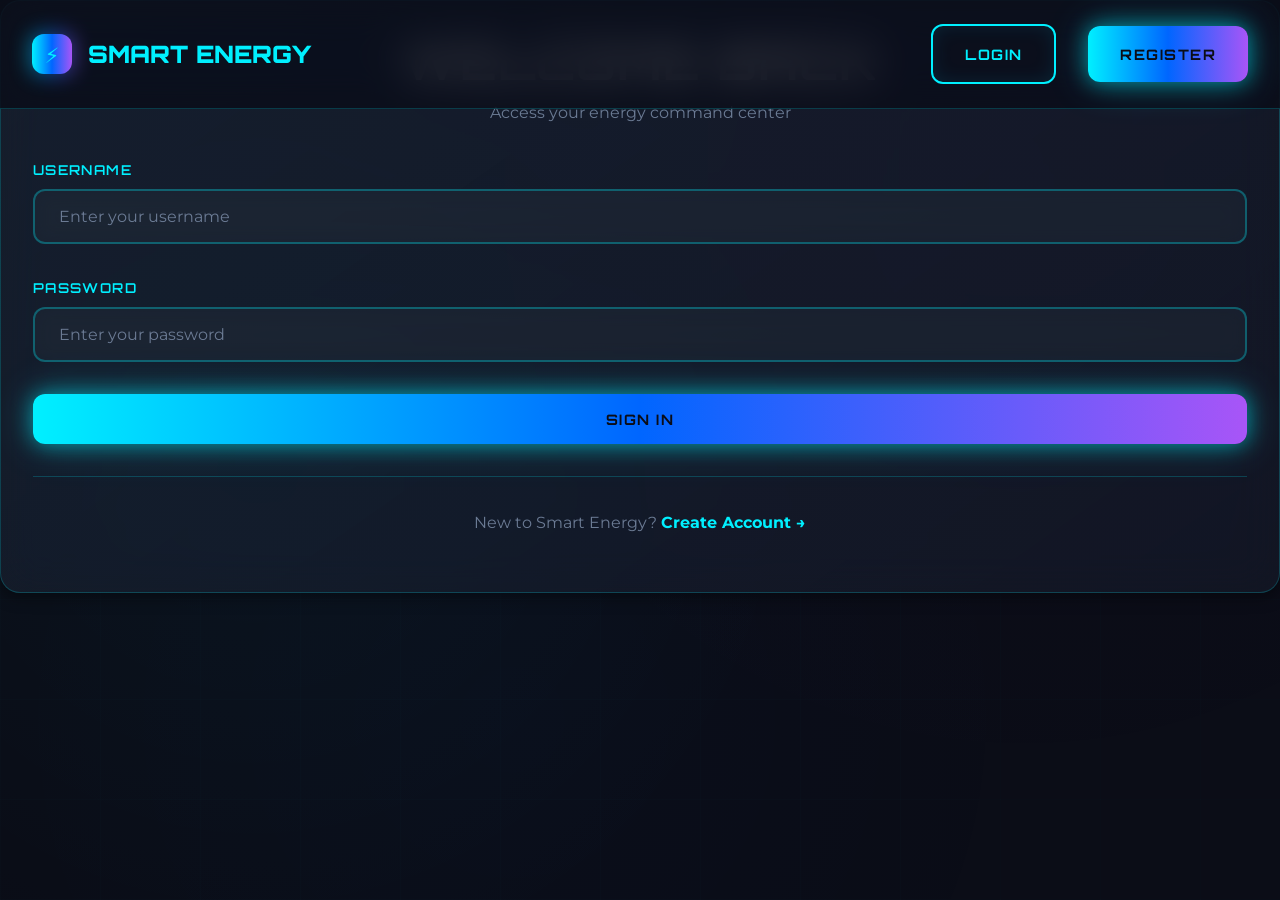
<file: technicianprofile.html>
<!DOCTYPE html>
<html lang="en">
<head>
  <meta charset="UTF-8">
  <meta name="viewport" content="width=device-width, initial-scale=1.0">
  <title>Technician Profile - Smart Energy</title>
  <link rel="stylesheet" href="styles.css">
</head>
<body>
<nav class="navbar">
  <div class="nav-container">
    <a href="technician.html" class="logo">
      <div class="logo-icon">⚡</div>
      <span>SMART ENERGY</span>
    </a>
    <ul class="nav-menu"></ul>
  </div>
</nav>

<section class="section">
  <div class="container">
    <h1 class="fade-in"> TECHNICIAN PROFILE</h1>
    <p class="text-muted" style="margin-bottom: 3rem;">Manage your account, certifications and performance</p>

    <!-- Profile Hero -->
    <div class="profile-hero tech fade-in">
      <div class="avatar-wrapper">
        <div class="avatar-ring tech"></div>
        <div class="avatar tech" id="avatarInitial">T</div>
      </div>
      <div>
        <div class="role-badge tech"> TECHNICIAN</div>
        <h2 id="heroUsername" style="font-family: var(--font-display); font-size: 1.7rem; color: #fff; margin: 0 0 0.4rem; letter-spacing: 2px;">—</h2>
        <p class="text-muted" style="margin: 0; font-size: 0.88rem;">

        </p>
      </div>
      <div style="margin-left: auto;">
        <button class="btn btn-primary btn-tech" onclick="openEditModal()">✏️ EDIT PROFILE</button>
      </div>
    </div>

    <!-- Stats Row -->
    <div class="grid grid-4" style="margin-bottom: 3rem;">
      <div class="stat-card">
        <div class="stat-value">2</div>
        <div class="stat-label">ACTIVE JOBS</div>
      </div>
      <div class="stat-card">
        <div class="stat-value">15</div>
        <div class="stat-label">COMPLETED (MONTH)</div>
      </div>
      <div class="stat-card">
        <div class="stat-value">4.8</div>
        <div class="stat-label">AVG RATING</div>
      </div>
      <div class="stat-card">
        <div class="stat-value">98%</div>
        <div class="stat-label">COMPLETION RATE</div>
      </div>
    </div>

    <!-- Main Profile Grid -->
    <div class="profile-grid">

      <!-- Account Info -->
      <div class="card">
        <div class="section-heading tech">ACCOUNT INFORMATION</div>
        <div class="info-row">
          <span class="info-label">USERNAME</span>
          <span class="info-value purple" id="infoUsername">—</span>
        </div>
        <div class="info-row">
          <span class="info-label">EMAIL</span>
          <span class="info-value" id="infoEmail">—</span>
        </div>
        <div class="info-row">
          <span class="info-label">ROLE</span>
          <span class="info-value purple">TECHNICIAN</span>
        </div>
        <div class="info-row">
          <span class="info-label">EMPLOYEE ID</span>
          <span class="info-value cyan" id="infoEmpId">—</span>
        </div>
        <div class="info-row">
          <span class="info-label">JOINED</span>
          <span class="info-value" id="infoJoined">—</span>
        </div>
        <div class="info-row">
          <span class="info-label">STATUS</span>
          <span class="info-value green">● ACTIVE</span>
        </div>
      </div>

      <!-- Personal Info -->
      <div class="card">
        <div class="section-heading tech">PERSONAL DETAILS</div>
        <div class="info-row">
          <span class="info-label">FULL NAME</span>
          <span class="info-value" id="infoFullName">—</span>
        </div>
        <div class="info-row">
          <span class="info-label">PHONE</span>
          <span class="info-value" id="infoPhone">—</span>
        </div>
        <div class="info-row">
          <span class="info-label">SPECIALIZATION</span>
          <span class="info-value purple" id="infoSpecialization">—</span>
        </div>
        <div class="info-row">
          <span class="info-label">EXPERIENCE</span>
          <span class="info-value" id="infoExperience">—</span>
        </div>
        <div class="info-row">
          <span class="info-label">SERVICE LOCATION</span>
          <span class="info-value" id="infoLocation">—</span>
        </div>
      </div>

      <!-- Performance Metrics -->
      <div class="card">
        <div class="section-heading tech">PERFORMANCE METRICS</div>
        <div class="metric-row">
          <div class="metric-header">
            <span class="metric-label">COMPLETION RATE</span>
            <span class="metric-value">98%</span>
          </div>
          <div class="metric-bar-bg"><div class="metric-bar" data-width="98"></div></div>
        </div>
        <div class="metric-row">
          <div class="metric-header">
            <span class="metric-label">CUSTOMER SATISFACTION</span>
            <span class="metric-value">96%</span>
          </div>
          <div class="metric-bar-bg"><div class="metric-bar" data-width="96"></div></div>
        </div>
        <div class="metric-row">
          <div class="metric-header">
            <span class="metric-label">ON-TIME DELIVERY</span>
            <span class="metric-value">95%</span>
          </div>
          <div class="metric-bar-bg"><div class="metric-bar" data-width="95"></div></div>
        </div>
        <div class="metric-row">
          <div class="metric-header">
            <span class="metric-label">SAFETY COMPLIANCE</span>
            <span class="metric-value">100%</span>
          </div>
          <div class="metric-bar-bg"><div class="metric-bar" data-width="100"></div></div>
        </div>
      </div>

      <!-- Job Statistics -->
      <div class="card">
        <div class="section-heading tech">JOB STATISTICS</div>
        <div class="stat-mini-grid">
          <div class="stat-mini tech">
            <div class="stat-mini-value tech">2</div>
            <div class="stat-mini-label">Active Jobs</div>
          </div>
          <div class="stat-mini tech">
            <div class="stat-mini-value tech">15</div>
            <div class="stat-mini-label">This Month</div>
          </div>
          <div class="stat-mini tech">
            <div class="stat-mini-value tech">5</div>
            <div class="stat-mini-label">Pending Reviews</div>
          </div>
          <div class="stat-mini tech">
            <div class="stat-mini-value tech">142</div>
            <div class="stat-mini-label">All Time</div>
          </div>
        </div>
      </div>

      <!-- Certifications -->
      <div class="card">
        <div class="section-heading tech">CERTIFICATIONS</div>
        <div class="cert-item">
          <div class="cert-icon"></div>
          <div>
            <div class="cert-name">Licensed Electrician</div>
            <div class="cert-date">VALID UNTIL DEC 2026</div>
          </div>
          <span class="info-value green" style="margin-left: auto; font-size: 0.72rem; font-family: var(--font-display);">ACTIVE</span>
        </div>
        <div class="cert-item">
          <div class="cert-icon"></div>
          <div>
            <div class="cert-name">Solar Panel Installer</div>
            <div class="cert-date">VALID UNTIL JUN 2025</div>
          </div>
          <span class="info-value green" style="margin-left: auto; font-size: 0.72rem; font-family: var(--font-display);">ACTIVE</span>
        </div>
        <div class="cert-item">
          <div class="cert-icon"></div>
          <div>
            <div class="cert-name">EV Charging Systems</div>
            <div class="cert-date">VALID UNTIL MAR 2026</div>
          </div>
          <span class="info-value green" style="margin-left: auto; font-size: 0.72rem; font-family: var(--font-display);">ACTIVE</span>
        </div>
        <div class="cert-item">
          <div class="cert-icon"></div>
          <div>
            <div class="cert-name">Smart Meter Technician</div>
            <div class="cert-date">VALID UNTIL SEP 2025</div>
          </div>
          <span style="margin-left: auto; font-size: 0.72rem; font-family: var(--font-display); color: var(--gold-accent);">RENEW SOON</span>
        </div>
      </div>

      <!-- Recent Activity -->
      <div class="card">
        <div class="section-heading tech">RECENT ACTIVITY</div>
        <div class="activity-item">
          <div class="activity-dot" style="background: var(--plasma-purple); box-shadow: 0 0 6px var(--plasma-purple);"></div>
          <span class="activity-text">Logged into dashboard</span>
          <span class="activity-time">Just now</span>
        </div>
        <div class="activity-item">
          <div class="activity-dot" style="background: #00ff88; box-shadow: 0 0 6px #00ff88;"></div>
          <span class="activity-text">Completed Smart Meter Installation</span>
          <span class="activity-time">Yesterday</span>
        </div>
        <div class="activity-item">
          <div class="activity-dot" style="background: var(--electric-cyan); box-shadow: 0 0 6px var(--electric-cyan);"></div>
          <span class="activity-text">Annual System Check — Green Valley</span>
          <span class="activity-time">2 days ago</span>
        </div>
        <div class="activity-item">
          <div class="activity-dot" style="background: var(--gold-accent); box-shadow: 0 0 6px var(--gold-accent);"></div>
          <span class="activity-text">Filter Replacement — Downtown Office</span>
          <span class="activity-time">3 days ago</span>
        </div>
        <div class="activity-item">
          <div class="activity-dot" style="background: var(--neon-blue); box-shadow: 0 0 6px var(--neon-blue);"></div>
          <span class="activity-text">Sensor Calibration — Residential Complex A</span>
          <span class="activity-time">3 days ago</span>
        </div>
      </div>

    </div>

    <!-- Danger Zone -->
    <div class="card">
      <div class="section-heading tech">ACCOUNT ACTIONS</div>
      <div class="danger-zone">
        <h4>⚠ DANGER ZONE</h4>
        <p class="text-muted" style="font-size: 0.85rem; margin-bottom: 1rem;">These actions are permanent and cannot be undone.</p>
        <div style="display: flex; gap: 1rem; flex-wrap: wrap;">
          <button class="btn-danger" onclick="AuthManager.logout()"> LOGOUT</button>
        </div>
      </div>
    </div>

  </div>
</section>

<!-- Edit Profile Modal -->
<div id="editModal" class="modal" style="display: none;">
  <div class="modal-content card" style="max-width: 580px; margin: 4% auto; max-height: 90vh; overflow-y: auto;">
    <h2 style="color: var(--plasma-purple); font-size: 1rem; letter-spacing: 3px; margin-bottom: 1.5rem;">✏️ EDIT PROFILE</h2>

    <div class="tab-row tech">
      <button class="tab-btn active tech" onclick="switchTab('tabAccount', this)">ACCOUNT</button>
      <button class="tab-btn" onclick="switchTab('tabPersonal', this)">PERSONAL</button>
      <button class="tab-btn" onclick="switchTab('tabPassword', this)">PASSWORD</button>
    </div>

    <!-- Account Tab -->
    <div id="tabAccount" class="tab-panel active">
      <div class="form-group">
        <label>USERNAME</label>
        <input type="text" id="editUsername" placeholder="Your username">
      </div>
      <div class="form-group">
        <label>EMAIL ADDRESS</label>
        <input type="email" id="editEmail" placeholder="your@email.com">
      </div>
      <div class="form-group">
        <label>EMPLOYEE ID</label>
        <input type="text" id="editEmpId" placeholder="e.g. TECH-001">
      </div>
      <div style="display: flex; gap: 1rem; margin-top: 1.5rem;">
        <button class="btn btn-primary btn-tech" style="flex: 1;" onclick="saveAccountInfo()">💾 SAVE</button>
        <button class="btn btn-secondary" style="flex: 1;" onclick="closeEditModal()">✖ CANCEL</button>
      </div>
    </div>

    <!-- Personal Tab -->
    <div id="tabPersonal" class="tab-panel">
      <div class="grid grid-2">
        <div class="form-group">
          <label>FIRST NAME</label>
          <input type="text" id="editFirstName" placeholder="First name">
        </div>
        <div class="form-group">
          <label>LAST NAME</label>
          <input type="text" id="editLastName" placeholder="Last name">
        </div>
      </div>
      <div class="form-group">
        <label>PHONE NUMBER</label>
        <input type="tel" id="editPhone" placeholder="+91 00000 00000">
      </div>
      <div class="form-group">
        <label>SPECIALIZATION</label>
        <select id="editSpecialization">
          <option value="">Select Specialization</option>
          <option value="Solar Panel Installation">Solar Panel Installation</option>
          <option value="EV Charging Systems">EV Charging Systems</option>
          <option value="Smart Meter Installation">Smart Meter Installation</option>
          <option value="General Electrical">General Electrical</option>
          <option value="Energy Auditing">Energy Auditing</option>
        </select>
      </div>
      <div class="grid grid-2">
        <div class="form-group">
          <label>YEARS OF EXPERIENCE</label>
          <input type="number" id="editExperience" placeholder="e.g. 5" min="0" max="50">
        </div>
        <div class="form-group">
          <label>SERVICE LOCATION</label>
          <input type="text" id="editLocation" placeholder="City / Region">
        </div>
      </div>
      <div style="display: flex; gap: 1rem; margin-top: 1.5rem;">
        <button class="btn btn-primary btn-tech" style="flex: 1;" onclick="savePersonalInfo()">💾 SAVE</button>
        <button class="btn btn-secondary" style="flex: 1;" onclick="closeEditModal()">✖ CANCEL</button>
      </div>
    </div>

    <!-- Password Tab -->
    <div id="tabPassword" class="tab-panel">
      <div class="form-group">
        <label>CURRENT PASSWORD</label>
        <input type="password" id="editCurrentPwd" placeholder="Enter current password">
      </div>
      <div class="form-group">
        <label>NEW PASSWORD</label>
        <input type="password" id="editNewPwd" placeholder="Enter new password" oninput="checkStrength(this.value)">
        <div class="password-strength-bar-bg">
          <div class="pw-bar" id="strengthBar"></div>
        </div>
        <div class="strength-text" id="strengthText" style="color: var(--text-muted);"></div>
      </div>
      <div class="form-group">
        <label>CONFIRM NEW PASSWORD</label>
        <input type="password" id="editConfirmPwd" placeholder="Confirm new password">
      </div>
      <div style="display: flex; gap: 1rem; margin-top: 1.5rem;">
        <button class="btn btn-primary btn-tech" style="flex: 1;" onclick="savePassword()">🔒 UPDATE PASSWORD</button>
        <button class="btn btn-secondary" style="flex: 1;" onclick="closeEditModal()">✖ CANCEL</button>
      </div>
    </div>
  </div>
</div>

<script src="app.js"></script>
<script>
  if (!AuthManager.isAuthenticated()) window.location.href = 'login.html';

  const PROFILE_KEY = 'smart_energy_tech_profile';

  function getLocalProfile() {
      const raw = localStorage.getItem(PROFILE_KEY);
      return raw ? JSON.parse(raw) : {};
  }

  function saveLocalProfile(data) {
      localStorage.setItem(PROFILE_KEY, JSON.stringify({ ...getLocalProfile(), ...data }));
  }

  // function populatePage() {
  //     const user  = AuthManager.getUser();
  //     const local = getLocalProfile();
  //     if (!user) return;

  //     document.getElementById('avatarInitial').textContent      = (user.username || 'T')[0].toUpperCase();
  //     document.getElementById('heroUsername').textContent        = user.username.toUpperCase();
  //     document.getElementById('infoUsername').textContent        = user.username || '—';
  //     document.getElementById('infoEmail').textContent           = user.email || local.email || '—';
  //     document.getElementById('infoEmpId').textContent           = local.empId || 'TECH-' + String(user.id || '001').padStart(3, '0');
  //     document.getElementById('infoJoined').textContent          = local.joined || 'Feb 2024';
  //     document.getElementById('infoFullName').textContent        = [local.firstName, local.lastName].filter(Boolean).join(' ') || '—';
  //     document.getElementById('infoPhone').textContent           = local.phone || '—';
  //     document.getElementById('infoSpecialization').textContent  = local.specialization || 'General Electrical';
  //     document.getElementById('infoExperience').textContent      = local.experience ? local.experience + ' years' : '—';
  //     document.getElementById('infoLocation').textContent        = local.location || '—';
  // }

  function populatePage() {
const user  = AuthManager.getUser();
const local = getLocalProfile();
if (!user) return;

const displayName =
  local.firstName
      ? local.firstName
      : user.username;

document.getElementById('avatarInitial').textContent =
  (displayName || 'T')[0].toUpperCase();

document.getElementById('heroUsername').textContent =
  displayName.toUpperCase();

document.getElementById('infoUsername').textContent =
  displayName;

document.getElementById('infoEmail').textContent =
  user.email || local.email || '—';

document.getElementById('infoEmpId').textContent =
  local.empId || 'TECH-' + String(user.id || '001').padStart(3, '0');

document.getElementById('infoJoined').textContent =
  local.joined || 'Feb 2024';

document.getElementById('infoFullName').textContent =
  [local.firstName, local.lastName].filter(Boolean).join(' ') || '—';

document.getElementById('infoPhone').textContent =
  local.phone || '—';

document.getElementById('infoSpecialization').textContent =
  local.specialization || 'General Electrical';

document.getElementById('infoExperience').textContent =
  local.experience ? local.experience + ' years' : '—';

document.getElementById('infoLocation').textContent =
  local.location || '—';
}

  function animateBars() {
      setTimeout(() => {
          document.querySelectorAll('.metric-bar').forEach(bar => {
              bar.style.width = bar.getAttribute('data-width') + '%';
          });
      }, 400);
  }

  function switchTab(panelId, btn) {
      document.querySelectorAll('.tab-panel').forEach(p => p.classList.remove('active'));
      document.querySelectorAll('.tab-btn').forEach(b => b.classList.remove('active', 'tech'));
      document.getElementById(panelId).classList.add('active');
      btn.classList.add('active', 'tech');
  }

  function openEditModal() {
      const user  = AuthManager.getUser();
      const local = getLocalProfile();
      document.getElementById('editUsername').value       = user.username || '';
      document.getElementById('editEmail').value          = user.email || local.email || '';
      document.getElementById('editEmpId').value          = local.empId || '';
      document.getElementById('editFirstName').value      = local.firstName || '';
      document.getElementById('editLastName').value       = local.lastName || '';
      document.getElementById('editPhone').value          = local.phone || '';
      document.getElementById('editSpecialization').value = local.specialization || '';
      document.getElementById('editExperience').value     = local.experience || '';
      document.getElementById('editLocation').value       = local.location || '';
      document.getElementById('editModal').style.display  = 'block';
  }

  function closeEditModal() {
      document.getElementById('editModal').style.display = 'none';
  }

  function saveAccountInfo() {
      saveLocalProfile({
          empId: document.getElementById('editEmpId').value.trim(),
          email: document.getElementById('editEmail').value.trim()
      });
      populatePage();
      closeEditModal();
      UIUtils.showAlert('Account info updated!', 'success');
  }

  function savePersonalInfo() {
      saveLocalProfile({
          firstName:      document.getElementById('editFirstName').value.trim(),
          lastName:       document.getElementById('editLastName').value.trim(),
          phone:          document.getElementById('editPhone').value.trim(),
          specialization: document.getElementById('editSpecialization').value,
          experience:     document.getElementById('editExperience').value.trim(),
          location:       document.getElementById('editLocation').value.trim()
      });
      populatePage();
      closeEditModal();
      UIUtils.showAlert('Personal info updated!', 'success');
  }

  function savePassword() {
      const current = document.getElementById('editCurrentPwd').value;
      const newPwd  = document.getElementById('editNewPwd').value;
      const confirm = document.getElementById('editConfirmPwd').value;
      if (!current)          { UIUtils.showAlert('Enter your current password.', 'error'); return; }
      if (newPwd.length < 6) { UIUtils.showAlert('Password must be at least 6 characters.', 'error'); return; }
      if (newPwd !== confirm) { UIUtils.showAlert('Passwords do not match.', 'error'); return; }
      UIUtils.showAlert('Password updated successfully!', 'success');
      closeEditModal();
  }

  function checkStrength(val) {
      const bar  = document.getElementById('strengthBar');
      const text = document.getElementById('strengthText');
      if (!val) { bar.style.width = '0%'; text.textContent = ''; return; }
      if (val.length < 6) {
          bar.style.cssText = 'width:33%; background:#ff3366;';
          text.style.color = '#ff3366'; text.textContent = 'WEAK';
      } else if (val.length < 10 || !/[^a-zA-Z0-9]/.test(val)) {
          bar.style.cssText = 'width:66%; background:var(--gold-accent);';
          text.style.color = 'var(--gold-accent)'; text.textContent = 'MEDIUM';
      } else {
          bar.style.cssText = 'width:100%; background:#00ff88;';
          text.style.color = '#00ff88'; text.textContent = 'STRONG';
      }
  }

  window.onclick = e => {
      if (e.target === document.getElementById('editModal')) closeEditModal();
  };

  populatePage();
  animateBars();
</script>
</body>
</html>
</file>
<file: styles.css>
@import url('https://fonts.googleapis.com/css2?family=Orbitron:wght@400;500;700;900&family=Montserrat:wght@300;400;500;600;700&display=swap');

/* ==================== VARIABLES ==================== */
:root {
  --midnight: #0B0D17;
  --deep-space: #141825;
  --slate: #1F2937;
  --electric-cyan: #00F0FF;
  --neon-blue: #0066FF;
  --hologram: #00FFFF;
  --gold-accent: #FFD700;
  --plasma-purple: #A855F7;
  --text-primary: #FFFFFF;
  --text-secondary: #B8C5D6;
  --text-muted: #6B7B94;
  --gradient-hero: linear-gradient(135deg, #0B0D17 0%, #1F2937 50%, #0B0D17 100%);
  --gradient-card: linear-gradient(145deg, rgba(31, 41, 55, 0.6), rgba(20, 24, 37, 0.8));
  --gradient-glass: linear-gradient(135deg, rgba(255,255,255,0.1), rgba(255,255,255,0.05));
  --gradient-accent: linear-gradient(90deg, #00F0FF, #0066FF, #A855F7);
  --gradient-glow: radial-gradient(circle, rgba(0,240,255,0.4) 0%, transparent 70%);
  --font-display: 'Orbitron', monospace;
  --font-body: 'Montserrat', sans-serif;
  --space-unit: 8px;
  --space-xs: calc(var(--space-unit) * 1);
  --space-sm: calc(var(--space-unit) * 2);
  --space-md: calc(var(--space-unit) * 3);
  --space-lg: calc(var(--space-unit) * 4);
  --space-xl: calc(var(--space-unit) * 6);
  --space-2xl: calc(var(--space-unit) * 8);
  --shadow-sm: 0 2px 8px rgba(0,0,0,0.3);
  --shadow-md: 0 4px 16px rgba(0,0,0,0.4);
  --shadow-lg: 0 8px 32px rgba(0,0,0,0.5);
  --shadow-neon: 0 0 20px rgba(0,240,255,0.5), 0 0 40px rgba(0,240,255,0.3);
  --shadow-inner: inset 0 2px 8px rgba(0,0,0,0.3);
  --transition-smooth: cubic-bezier(0.4, 0, 0.2, 1);
  --transition-bounce: cubic-bezier(0.68, -0.55, 0.265, 1.55);
  --transition-elastic: cubic-bezier(0.175, 0.885, 0.32, 1.275);
}

/* ==================== RESET & BASE ==================== */
*, *::before, *::after {
  margin: 0;
  padding: 0;
  box-sizing: border-box;
}

html { font-size: 16px; scroll-behavior: smooth; }

body {
  font-family: var(--font-body);
  background: var(--midnight);
  color: var(--text-primary);
  line-height: 1.7;
  overflow-x: hidden;
  min-height: 100vh;
  position: relative;
}

/* ==================== ANIMATED BACKGROUND ==================== */
body::before {
  content: '';
  position: fixed;
  top: 0; left: 0;
  width: 100%; height: 100%;
  background:
    radial-gradient(circle at 20% 50%, rgba(0,240,255,0.03) 0%, transparent 50%),
    radial-gradient(circle at 80% 20%, rgba(168,85,247,0.02) 0%, transparent 50%),
    radial-gradient(circle at 40% 80%, rgba(0,102,255,0.02) 0%, transparent 50%);
  animation: backgroundPulse 15s ease-in-out infinite;
  z-index: -2;
}

body::after {
  content: '';
  position: fixed;
  top: 0; left: 0;
  width: 100%; height: 100%;
  background-image:
    linear-gradient(90deg, rgba(0,240,255,0.03) 1px, transparent 1px),
    linear-gradient(0deg, rgba(0,240,255,0.03) 1px, transparent 1px);
  background-size: 100px 100px;
  animation: gridMove 30s linear infinite;
  z-index: -1;
  opacity: 0.3;
}

@keyframes backgroundPulse {
  0%, 100% { opacity: 1; transform: scale(1); }
  50%       { opacity: 0.8; transform: scale(1.1); }
}
@keyframes gridMove {
  0%   { transform: translate(0, 0); }
  100% { transform: translate(100px, 100px); }
}

/* ==================== TYPOGRAPHY ==================== */
h1, h2, h3, h4, h5, h6 {
  font-family: var(--font-display);
  font-weight: 700;
  line-height: 1.2;
  letter-spacing: 0.02em;
  margin-bottom: var(--space-md);
}

h1 {
  font-size: clamp(2.5rem, 5vw, 4rem);
  font-weight: 900;
  background: linear-gradient(135deg, var(--text-primary) 0%, var(--electric-cyan) 100%);
  -webkit-background-clip: text;
  -webkit-text-fill-color: transparent;
  background-clip: text;
  text-shadow: 0 0 30px rgba(0,240,255,0.3);
  animation: textGlow 3s ease-in-out infinite;
}

@keyframes textGlow {
  0%, 100% { filter: brightness(1); }
  50%       { filter: brightness(1.2); }
}

h2 { font-size: clamp(2rem, 4vw, 3rem); color: var(--text-primary); }
h3 { font-size: clamp(1.5rem, 3vw, 2rem); color: var(--electric-cyan); }

p {
  font-weight: 400;
  color: var(--text-secondary);
  margin-bottom: var(--space-md);
}

/* ==================== NAVIGATION ==================== */
.navbar {
  position: fixed;
  top: 0; left: 0; right: 0;
  background: rgba(11,13,23,0.8);
  backdrop-filter: blur(20px) saturate(180%);
  border-bottom: 1px solid rgba(0,240,255,0.2);
  z-index: 1000;
  animation: navSlideDown 0.6s var(--transition-smooth);
}

@keyframes navSlideDown {
  from { transform: translateY(-100%); opacity: 0; }
  to   { transform: translateY(0);     opacity: 1; }
}

.nav-container {
  max-width: 1400px;
  margin: 0 auto;
  padding: var(--space-md) var(--space-lg);
  display: flex;
  justify-content: space-between;
  align-items: center;
}

.logo {
  font-family: var(--font-display);
  font-size: 1.5rem;
  font-weight: 900;
  color: var(--electric-cyan);
  text-decoration: none;
  display: flex;
  align-items: center;
  gap: var(--space-sm);
  transition: all 0.3s var(--transition-smooth);
}

.logo:hover { transform: scale(1.05); filter: drop-shadow(var(--shadow-neon)); }

.logo-icon {
  width: 40px; height: 40px;
  background: var(--gradient-accent);
  border-radius: 12px;
  display: flex;
  align-items: center;
  justify-content: center;
  font-size: 1.5rem;
  animation: logoPulse 2s ease-in-out infinite, logoRotate 10s linear infinite;
  position: relative;
}

.logo-icon::before {
  content: '';
  position: absolute;
  inset: -2px;
  background: var(--gradient-accent);
  border-radius: 12px;
  filter: blur(10px);
  opacity: 0.5;
  z-index: -1;
  animation: glowPulse 2s ease-in-out infinite;
}

@keyframes logoPulse  { 0%,100%{transform:scale(1)} 50%{transform:scale(1.1)} }
@keyframes logoRotate { from{transform:rotate(0deg)} to{transform:rotate(360deg)} }
@keyframes glowPulse  { 0%,100%{opacity:0.3} 50%{opacity:0.7} }

.nav-menu {
  display: flex;
  list-style: none;
  gap: var(--space-lg);
  align-items: center;
}

.nav-link {
  color: var(--text-secondary);
  text-decoration: none;
  font-weight: 600;
  font-size: 0.9rem;
  text-transform: uppercase;
  letter-spacing: 0.1em;
  position: relative;
  padding: var(--space-xs) 0;
  transition: all 0.3s var(--transition-smooth);
}

.nav-link::before {
  content: '';
  position: absolute;
  bottom: 0; left: 50%;
  transform: translateX(-50%);
  width: 0; height: 2px;
  background: var(--gradient-accent);
  transition: width 0.3s var(--transition-smooth);
}

.nav-link:hover { color: var(--electric-cyan); text-shadow: 0 0 10px rgba(0,240,255,0.5); }
.nav-link:hover::before { width: 100%; }

/* ==================== BUTTONS ==================== */
.btn {
  padding: var(--space-sm) var(--space-lg);
  border: none;
  border-radius: 12px;
  font-family: var(--font-display);
  font-size: 0.9rem;
  font-weight: 700;
  text-transform: uppercase;
  letter-spacing: 0.1em;
  cursor: pointer;
  text-decoration: none;
  display: inline-flex;
  align-items: center;
  justify-content: center;
  gap: var(--space-xs);
  position: relative;
  overflow: hidden;
  transition: all 0.3s var(--transition-smooth);
  z-index: 1;
}

.btn::before {
  content: '';
  position: absolute;
  inset: 0;
  background: var(--gradient-accent);
  opacity: 0;
  transition: opacity 0.3s var(--transition-smooth);
  z-index: -1;
}

.btn::after {
  content: '';
  position: absolute;
  top: 50%; left: 50%;
  width: 0; height: 0;
  border-radius: 50%;
  background: rgba(255,255,255,0.3);
  transform: translate(-50%, -50%);
  transition: width 0.6s, height 0.6s;
}

.btn:hover::after { width: 300px; height: 300px; }

.btn-primary {
  background: var(--gradient-accent);
  color: var(--midnight);
  box-shadow: var(--shadow-neon);
}

.btn-primary:hover {
  transform: translateY(-3px) scale(1.02);
  box-shadow: 0 0 30px rgba(0,240,255,0.6), 0 0 50px rgba(0,240,255,0.4);
}

.btn-secondary {
  background: transparent;
  color: var(--electric-cyan);
  border: 2px solid var(--electric-cyan);
  box-shadow: inset 0 0 20px rgba(0,240,255,0.1);
}

.btn-secondary:hover {
  background: var(--electric-cyan);
  color: var(--midnight);
  transform: translateY(-3px);
  box-shadow: var(--shadow-neon);
}

.btn:disabled { opacity: 0.5; cursor: not-allowed; transform: none !important; }

/* ==================== CONTAINERS ==================== */
.container {
  max-width: 1400px;
  margin: 0 auto;
  padding: 0 var(--space-lg);
}

.section {
  padding: var(--space-2xl) 0;
  margin-top: 80px;
  position: relative;
}

/* ==================== CARDS ==================== */
.card {
  background: var(--gradient-card);
  backdrop-filter: blur(20px) saturate(180%);
  border: 1px solid rgba(0,240,255,0.2);
  border-radius: 20px;
  padding: var(--space-lg);
  position: relative;
  overflow: hidden;
  transition: all 0.4s var(--transition-smooth);
  box-shadow: var(--shadow-md);
}

.card::before {
  content: '';
  position: absolute;
  top: 0; left: -100%;
  width: 100%; height: 100%;
  background: linear-gradient(90deg, transparent, rgba(0,240,255,0.1), transparent);
  transition: left 0.6s var(--transition-smooth);
}

.card:hover {
  transform: translateY(-8px) scale(1.02);
  border-color: var(--electric-cyan);
  box-shadow: var(--shadow-lg), 0 0 40px rgba(0,240,255,0.3);
}

.card:hover::before { left: 100%; }

.card::after {
  content: '';
  position: absolute;
  inset: -2px;
  background: var(--gradient-accent);
  border-radius: 20px;
  filter: blur(20px);
  opacity: 0;
  z-index: -1;
  transition: opacity 0.4s var(--transition-smooth);
}

.card:hover::after { opacity: 0.3; }

/* ==================== FORMS ==================== */
.form-group {
  margin-bottom: var(--space-lg);
  animation: formSlideIn 0.5s var(--transition-smooth) backwards;
}

@keyframes formSlideIn {
  from { opacity: 0; transform: translateX(-20px); }
  to   { opacity: 1; transform: translateX(0); }
}

label {
  display: block;
  margin-bottom: var(--space-xs);
  color: var(--electric-cyan);
  font-weight: 600;
  font-size: 0.85rem;
  text-transform: uppercase;
  letter-spacing: 0.1em;
  font-family: var(--font-display);
}

input, select, textarea {
  width: 100%;
  padding: var(--space-sm) var(--space-md);
  background: rgba(31,41,55,0.5);
  border: 2px solid rgba(0,240,255,0.3);
  border-radius: 12px;
  color: var(--text-primary);
  font-family: var(--font-body);
  font-size: 1rem;
  transition: all 0.3s var(--transition-smooth);
  outline: none;
  backdrop-filter: blur(10px);
}

input:focus, select:focus, textarea:focus {
  border-color: var(--electric-cyan);
  background: rgba(31,41,55,0.8);
  box-shadow: 0 0 0 4px rgba(0,240,255,0.2), inset 0 0 20px rgba(0,240,255,0.1);
  transform: translateY(-2px);
}

input::placeholder { color: var(--text-muted); }

/* ==================== GRID SYSTEM ==================== */
.grid { display: grid; gap: var(--space-lg); }
.grid-2 { grid-template-columns: repeat(auto-fit, minmax(300px, 1fr)); }
.grid-3 { grid-template-columns: repeat(auto-fit, minmax(250px, 1fr)); }
.grid-4 { grid-template-columns: repeat(auto-fit, minmax(200px, 1fr)); }

/* ==================== STAT CARDS ==================== */
.stat-card {
  background: var(--gradient-card);
  backdrop-filter: blur(20px);
  border: 1px solid rgba(0,240,255,0.2);
  border-radius: 20px;
  padding: var(--space-lg);
  text-align: center;
  position: relative;
  overflow: hidden;
  transition: all 0.4s var(--transition-bounce);
  cursor: pointer;
}

.stat-card::before {
  content: '';
  position: absolute;
  top: -50%; left: -50%;
  width: 200%; height: 200%;
  background: conic-gradient(from 0deg, transparent, rgba(0,240,255,0.3), transparent 30%);
  animation: statRotate 4s linear infinite;
  opacity: 0;
  transition: opacity 0.4s var(--transition-smooth);
}

.stat-card:hover::before { opacity: 1; }

@keyframes statRotate {
  from { transform: rotate(0deg); }
  to   { transform: rotate(360deg); }
}

.stat-card:hover {
  transform: translateY(-10px) scale(1.05);
  border-color: var(--electric-cyan);
  box-shadow: 0 0 50px rgba(0,240,255,0.4);
}

.stat-value {
  font-family: var(--font-display);
  font-size: clamp(2.5rem, 5vw, 4rem);
  font-weight: 900;
  background: var(--gradient-accent);
  -webkit-background-clip: text;
  -webkit-text-fill-color: transparent;
  background-clip: text;
  margin-bottom: var(--space-xs);
  position: relative;
  z-index: 1;
}

.stat-label {
  color: var(--text-secondary);
  font-size: 0.9rem;
  text-transform: uppercase;
  letter-spacing: 0.15em;
  font-weight: 600;
  position: relative;
  z-index: 1;
}

/* ==================== ALERTS ==================== */
.alert {
  padding: var(--space-md) var(--space-lg);
  border-radius: 12px;
  margin-bottom: var(--space-md);
  border-left: 4px solid;
  backdrop-filter: blur(10px);
  animation: alertSlide 0.4s var(--transition-smooth);
  position: relative;
  overflow: hidden;
}

@keyframes alertSlide {
  from { opacity: 0; transform: translateX(-30px); }
  to   { opacity: 1; transform: translateX(0); }
}

.alert::before {
  content: '';
  position: absolute;
  left: 0; top: 0;
  width: 4px; height: 100%;
  animation: alertGlow 2s ease-in-out infinite;
}

@keyframes alertGlow { 0%,100%{opacity:1} 50%{opacity:0.5} }

.alert-success { background: rgba(0,255,136,0.1); border-color: #00ff88; color: #00ff88; }
.alert-error   { background: rgba(255,51,102,0.1); border-color: #ff3366; color: #ff3366; }
.alert-warning { background: rgba(255,215,0,0.1);  border-color: var(--gold-accent); color: var(--gold-accent); }

/* ==================== LOADING ==================== */
.loading {
  display: inline-block;
  width: 24px; height: 24px;
  border: 3px solid rgba(0,240,255,0.2);
  border-radius: 50%;
  border-top-color: var(--electric-cyan);
  animation: loadingSpin 0.8s linear infinite;
}

@keyframes loadingSpin { to { transform: rotate(360deg); } }

/* ==================== UTILITIES ==================== */
.text-center { text-align: center; }
.text-muted  { color: var(--text-muted); }
.hidden      { display: none; }

.fade-in  { animation: fadeIn 0.8s var(--transition-smooth); }
.slide-up { animation: slideUp 0.6s var(--transition-smooth); }

@keyframes fadeIn  { from{opacity:0} to{opacity:1} }
@keyframes slideUp { from{opacity:0;transform:translateY(30px)} to{opacity:1;transform:translateY(0)} }

/* ==================== RESPONSIVE ==================== */
@media (max-width: 768px) {
  :root {
    --space-lg: calc(var(--space-unit) * 3);
    --space-xl: calc(var(--space-unit) * 4);
  }
  h1 { font-size: 2rem; }
  .nav-menu { flex-direction: column; gap: var(--space-sm); }
  .grid-2, .grid-3, .grid-4 { grid-template-columns: 1fr; }
}

/* ==================== CUSTOM SCROLLBAR ==================== */
::-webkit-scrollbar { width: 12px; }

::-webkit-scrollbar-track {
  background: var(--midnight);
  border-left: 1px solid rgba(0,240,255,0.1);
}

::-webkit-scrollbar-thumb {
  background: linear-gradient(180deg, var(--electric-cyan), var(--neon-blue));
  border-radius: 6px;
  border: 2px solid var(--midnight);
}

::-webkit-scrollbar-thumb:hover {
  background: linear-gradient(180deg, var(--hologram), var(--electric-cyan));
  box-shadow: 0 0 10px rgba(0,240,255,0.5);
}

/* ==================== SELECTION ==================== */
::selection      { background: var(--electric-cyan); color: var(--midnight); }
::-moz-selection { background: var(--electric-cyan); color: var(--midnight); }

/* ==================== PROFILE PAGES ==================== */

/* --- Profile hero banner --- */
.profile-hero {
  display: flex;
  align-items: center;
  gap: 2.5rem;
  margin-bottom: 3rem;
  padding: var(--space-lg);
  background: linear-gradient(135deg, rgba(0,240,255,0.07) 0%, rgba(0,102,255,0.07) 100%);
  border: 1px solid rgba(0,240,255,0.2);
  border-radius: 20px;
  position: relative;
  overflow: hidden;
}

.profile-hero::before {
  content: '';
  position: absolute;
  top: -40%; right: -5%;
  width: 320px; height: 320px;
  background: radial-gradient(circle, rgba(0,240,255,0.07) 0%, transparent 70%);
  pointer-events: none;
}

/* Technician purple variant */
.profile-hero.tech {
  background: linear-gradient(135deg, rgba(168,85,247,0.08) 0%, rgba(0,102,255,0.07) 100%);
  border-color: rgba(168,85,247,0.3);
}

.profile-hero.tech::before {
  background: radial-gradient(circle, rgba(168,85,247,0.1) 0%, transparent 70%);
}

/* --- Avatar --- */
.avatar-wrapper { position: relative; flex-shrink: 0; }

.avatar-ring {
  position: absolute;
  inset: -4px;
  border-radius: 50%;
  background: conic-gradient(from 0deg, var(--electric-cyan), var(--neon-blue), var(--electric-cyan));
  animation: spin-ring 4s linear infinite;
  z-index: 0;
}

.avatar-ring.tech {
  background: conic-gradient(from 0deg, var(--plasma-purple), var(--neon-blue), var(--plasma-purple));
}

@keyframes spin-ring { to { transform: rotate(360deg); } }

.avatar {
  position: relative;
  z-index: 1;
  width: 96px; height: 96px;
  border-radius: 50%;
  background: linear-gradient(135deg, var(--midnight), var(--deep-space));
  border: 3px solid var(--midnight);
  display: flex;
  align-items: center;
  justify-content: center;
  font-size: 2.6rem;
  color: var(--electric-cyan);
  text-shadow: 0 0 20px rgba(0,240,255,0.6);
  font-family: var(--font-display);
}

.avatar.tech {
  color: var(--plasma-purple);
  text-shadow: 0 0 20px rgba(168,85,247,0.6);
}

/* --- Role badge --- */
.role-badge {
  display: inline-flex;
  align-items: center;
  gap: 0.4rem;
  padding: 0.25rem 0.9rem;
  background: rgba(0,240,255,0.1);
  border: 1px solid rgba(0,240,255,0.35);
  border-radius: 20px;
  color: var(--electric-cyan);
  font-size: 0.7rem;
  letter-spacing: 2px;
  font-family: var(--font-display);
  margin-bottom: 0.5rem;
}

.role-badge.tech {
  background: rgba(168,85,247,0.12);
  border-color: rgba(168,85,247,0.45);
  color: var(--plasma-purple);
}

/* --- Online dot --- */
.online-dot {
  display: inline-block;
  width: 8px; height: 8px;
  background: #00ff88;
  border-radius: 50%;
  box-shadow: 0 0 8px #00ff88;
  animation: pulse-dot 2s infinite;
  margin-right: 0.3rem;
}

@keyframes pulse-dot { 0%,100%{opacity:1} 50%{opacity:0.3} }

/* --- Section heading with trailing line --- */
.section-heading {
  font-family: var(--font-display);
  font-size: 0.78rem;
  letter-spacing: 3px;
  color: var(--electric-cyan);
  margin-bottom: 1.4rem;
  display: flex;
  align-items: center;
  gap: 0.75rem;
}

.section-heading::after {
  content: '';
  flex: 1;
  height: 1px;
  background: linear-gradient(to right, rgba(0,240,255,0.35), transparent);
}

.section-heading.tech { color: var(--plasma-purple); }

.section-heading.tech::after {
  background: linear-gradient(to right, rgba(168,85,247,0.35), transparent);
}

/* --- Info rows --- */
.info-row {
  display: flex;
  justify-content: space-between;
  align-items: center;
  padding: 0.85rem 0;
  border-bottom: 1px solid rgba(0,240,255,0.08);
}

.info-row:last-child { border-bottom: none; }

.info-label {
  font-size: 0.72rem;
  letter-spacing: 1.5px;
  color: var(--text-muted);
  font-family: var(--font-display);
  text-transform: uppercase;
}

.info-value        { font-size: 0.88rem; color: var(--text-primary); font-weight: 500; }
.info-value.cyan   { color: var(--electric-cyan); }
.info-value.purple { color: var(--plasma-purple); }
.info-value.green  { color: #00ff88; }

/* --- Profile two-column grid --- */
.profile-grid {
  display: grid;
  grid-template-columns: 1fr 1fr;
  gap: 2rem;
  margin-bottom: 2rem;
}

@media (max-width: 768px) {
  .profile-grid { grid-template-columns: 1fr; }
  .profile-hero { flex-direction: column; text-align: center; }
  .profile-hero > div:last-child { margin-left: 0 !important; }
}

/* --- Mini stat grid inside cards --- */
.stat-mini-grid {
  display: grid;
  grid-template-columns: 1fr 1fr;
  gap: 1rem;
}

.stat-mini {
  background: rgba(0,240,255,0.05);
  border: 1px solid rgba(0,240,255,0.13);
  border-radius: 12px;
  padding: 1rem;
  text-align: center;
  transition: all 0.3s ease;
}

.stat-mini:hover {
  background: rgba(0,240,255,0.1);
  border-color: rgba(0,240,255,0.35);
  transform: translateY(-2px);
}

.stat-mini.tech {
  background: rgba(168,85,247,0.05);
  border-color: rgba(168,85,247,0.15);
}

.stat-mini.tech:hover {
  background: rgba(168,85,247,0.1);
  border-color: rgba(168,85,247,0.4);
}

.stat-mini-value {
  font-family: var(--font-display);
  font-size: 1.5rem;
  color: var(--electric-cyan);
  text-shadow: 0 0 15px rgba(0,240,255,0.4);
  margin-bottom: 0.25rem;
}

.stat-mini-value.tech {
  color: var(--plasma-purple);
  text-shadow: 0 0 15px rgba(168,85,247,0.4);
}

.stat-mini-label {
  font-size: 0.62rem;
  letter-spacing: 1.5px;
  color: var(--text-muted);
  text-transform: uppercase;
}

/* --- Performance metric bars --- */
.metric-row { margin-bottom: 1.5rem; }
.metric-row:last-child { margin-bottom: 0; }

.metric-header {
  display: flex;
  justify-content: space-between;
  margin-bottom: 0.6rem;
}

.metric-label { color: var(--text-muted); font-size: 0.8rem; letter-spacing: 1px; text-transform: uppercase; }
.metric-value { font-family: var(--font-display); font-size: 0.85rem; color: var(--plasma-purple); font-weight: 700; }

.metric-bar-bg {
  background: rgba(168,85,247,0.12);
  height: 8px;
  border-radius: 4px;
  overflow: hidden;
}

.metric-bar {
  height: 100%;
  border-radius: 4px;
  background: linear-gradient(90deg, var(--plasma-purple), var(--neon-blue));
  box-shadow: 0 0 10px rgba(168,85,247,0.4);
  width: 0%;
  transition: width 1.5s cubic-bezier(0.4, 0, 0.2, 1);
}

/* --- Certifications --- */
.cert-item {
  display: flex;
  align-items: center;
  gap: 1rem;
  padding: 0.85rem 0;
  border-bottom: 1px solid rgba(168,85,247,0.1);
}

.cert-item:last-child { border-bottom: none; }

.cert-icon {
  width: 38px; height: 38px;
  background: rgba(168,85,247,0.1);
  border: 1px solid rgba(168,85,247,0.3);
  border-radius: 10px;
  display: flex;
  align-items: center;
  justify-content: center;
  font-size: 1.1rem;
  flex-shrink: 0;
}

.cert-name { font-size: 0.85rem; color: var(--text-primary); margin-bottom: 0.15rem; font-weight: 600; }
.cert-date { font-size: 0.68rem; color: var(--text-muted); letter-spacing: 1px; text-transform: uppercase; }

/* --- Activity list --- */
.activity-item {
  display: flex;
  align-items: center;
  gap: 1rem;
  padding: 0.75rem 0;
  border-bottom: 1px solid rgba(0,240,255,0.06);
}

.activity-item:last-child { border-bottom: none; }
.activity-dot  { width: 8px; height: 8px; border-radius: 50%; flex-shrink: 0; }
.activity-text { font-size: 0.84rem; color: var(--text-secondary); flex: 1; }
.activity-time { font-size: 0.7rem; color: var(--text-muted); white-space: nowrap; }

/* --- Modal --- */
.modal {
  position: fixed;
  z-index: 10000;
  inset: 0;
  background: rgba(0,0,0,0.85);
  backdrop-filter: blur(10px);
  animation: fadeIn 0.3s ease;
}

.modal-content { animation: slideUp 0.4s ease; }

/* --- Modal tabs --- */
.tab-row {
  display: flex;
  border-bottom: 1px solid rgba(0,240,255,0.15);
  margin-bottom: 2rem;
}

.tab-row.tech { border-bottom-color: rgba(168,85,247,0.2); }

.tab-btn {
  background: transparent;
  border: none;
  border-bottom: 2px solid transparent;
  color: var(--text-muted);
  font-family: var(--font-display);
  font-size: 0.7rem;
  letter-spacing: 1.5px;
  padding: 0.6rem 1.2rem;
  cursor: pointer;
  margin-bottom: -1px;
  transition: all 0.2s ease;
  text-transform: uppercase;
}

.tab-btn:hover         { color: var(--text-primary); }
.tab-btn.active        { color: var(--electric-cyan); border-bottom-color: var(--electric-cyan); }
.tab-btn.active.tech   { color: var(--plasma-purple); border-bottom-color: var(--plasma-purple); }

.tab-panel        { display: none; }
.tab-panel.active { display: block; }

/* --- Password strength --- */
.password-strength-bar-bg {
  height: 4px;
  background: rgba(255,255,255,0.08);
  border-radius: 2px;
  overflow: hidden;
  margin-top: 0.4rem;
}

.pw-bar {
  height: 100%;
  border-radius: 2px;
  width: 0%;
  transition: all 0.4s ease;
}

.strength-text { font-size: 0.7rem; letter-spacing: 1px; margin-top: 0.3rem; font-family: var(--font-display); }

/* --- Danger zone --- */
.danger-zone {
  border: 1px solid rgba(255,51,102,0.25);
  border-radius: 14px;
  padding: 1.5rem;
  background: rgba(255,51,102,0.03);
}

.danger-zone h4 {
  color: #ff3366;
  font-family: var(--font-display);
  font-size: 0.75rem;
  letter-spacing: 2px;
  margin-bottom: 0.5rem;
}

.btn-danger {
  background: transparent;
  border: 2px solid #ff3366;
  color: #ff3366;
  padding: 0.55rem 1.4rem;
  border-radius: 10px;
  font-family: var(--font-display);
  font-size: 0.72rem;
  letter-spacing: 1.5px;
  cursor: pointer;
  transition: all 0.3s ease;
  text-transform: uppercase;
}

.btn-danger:hover {
  background: rgba(255,51,102,0.1);
  box-shadow: 0 0 20px rgba(255,51,102,0.3);
  transform: translateY(-2px);
}

/* --- Tech button variant --- */
.btn-tech {
  background: linear-gradient(135deg, var(--plasma-purple), var(--neon-blue)) !important;
  border-color: var(--plasma-purple) !important;
  box-shadow: 0 0 20px rgba(168,85,247,0.4), 0 0 40px rgba(168,85,247,0.2) !important;
  color: var(--midnight) !important;
}

.btn-tech:hover {
  transform: translateY(-3px) scale(1.02) !important;
  box-shadow: 0 0 30px rgba(168,85,247,0.6), 0 0 50px rgba(168,85,247,0.4) !important;
}
/* ── Quick-Action Modal Overlay ─────────────────────────────────── */
.qa-modal-overlay {
  position: fixed;
  inset: 0;
  background: rgba(0, 0, 0, 0.85);
  backdrop-filter: blur(12px);
  z-index: 10000;
  display: none;              /* toggled to flex by JS */
  align-items: center;
  justify-content: center;
  padding: 1rem;
  animation: fadeIn 0.25s ease;
}

.qa-modal {
  background: linear-gradient(145deg, rgba(20, 24, 37, 0.98), rgba(11, 13, 23, 0.98));
  border: 1px solid rgba(0, 240, 255, 0.25);
  border-radius: 20px;
  width: 100%;
  max-width: 760px;
  max-height: 90vh;
  display: flex;
  flex-direction: column;
  box-shadow: 0 0 60px rgba(0, 240, 255, 0.15), 0 20px 60px rgba(0, 0, 0, 0.8);
  animation: slideUp 0.3s ease;
  overflow: hidden;
}

.qa-modal-wide { max-width: 1100px; }

.qa-modal-header {
  display: flex;
  justify-content: space-between;
  align-items: center;
  padding: 1.25rem 1.75rem;
  border-bottom: 1px solid rgba(0, 240, 255, 0.15);
  flex-shrink: 0;
}

.qa-modal-header h3 {
  font-family: var(--font-display);
  font-size: 1rem;
  color: var(--electric-cyan);
  letter-spacing: 0.1em;
  margin: 0;
}

.qa-modal-close {
  background: transparent;
  border: 1px solid rgba(0, 240, 255, 0.3);
  color: var(--text-secondary);
  width: 32px;
  height: 32px;
  border-radius: 8px;
  cursor: pointer;
  font-size: 1rem;
  transition: all 0.2s ease;
  display: flex;
  align-items: center;
  justify-content: center;
}

.qa-modal-close:hover {
  background: rgba(255, 51, 102, 0.2);
  border-color: #ff3366;
  color: #ff3366;
}

.qa-modal-body {
  padding: 1.5rem 1.75rem;
  overflow-y: auto;
  flex: 1;
}

/* ── Shared modal helpers ────────────────────────────────────────── */
.qa-loading {
  display: flex;
  align-items: center;
  gap: 0.75rem;
  color: var(--text-secondary);
  padding: 2rem 0;
  justify-content: center;
}

.qa-error {
  color: #ff3366;
  background: rgba(255, 51, 102, 0.08);
  border: 1px solid rgba(255, 51, 102, 0.25);
  border-radius: 10px;
  padding: 1rem 1.25rem;
  font-size: 0.9rem;
}

.qa-empty {
  color: var(--text-muted);
  text-align: center;
  padding: 2.5rem 0;
  font-size: 0.9rem;
  letter-spacing: 0.05em;
}

/* ── Badge pill ─────────────────────────────────────────────────── */
.qa-badge {
  display: inline-flex;
  align-items: center;
  padding: 0.2rem 0.7rem;
  border-radius: 20px;
  font-family: var(--font-display);
  font-size: 0.68rem;
  letter-spacing: 1.5px;
  font-weight: 700;
  white-space: nowrap;
}

.qa-badge-green  { background: rgba(0, 255, 136, 0.12); color: #00ff88; border: 1px solid rgba(0,255,136,0.3); }
.qa-badge-red    { background: rgba(255, 51, 102, 0.12); color: #ff3366; border: 1px solid rgba(255,51,102,0.3); }
.qa-badge-yellow { background: rgba(255, 215, 0, 0.12);  color: #FFD700; border: 1px solid rgba(255,215,0,0.3); }
.qa-badge-blue   { background: rgba(0, 102, 255, 0.12);  color: var(--neon-blue); border: 1px solid rgba(0,102,255,0.3); }
.qa-badge-cyan   { background: rgba(0, 240, 255, 0.12);  color: var(--electric-cyan); border: 1px solid rgba(0,240,255,0.3); }

/* ── Inline action buttons (inside tables) ──────────────────────── */
.qa-btn {
  padding: 0.3rem 0.8rem;
  border-radius: 8px;
  border: 1px solid;
  font-family: var(--font-display);
  font-size: 0.65rem;
  letter-spacing: 1px;
  cursor: pointer;
  transition: all 0.2s ease;
  background: transparent;
}

.qa-btn-primary { color: var(--electric-cyan); border-color: rgba(0,240,255,0.4); }
.qa-btn-primary:hover { background: var(--electric-cyan); color: var(--midnight); }

.qa-btn-warn    { color: #FFD700; border-color: rgba(255,215,0,0.4); }
.qa-btn-warn:hover { background: rgba(255,215,0,0.2); }

.qa-btn-danger  { color: #ff3366; border-color: rgba(255,51,102,0.4); }
.qa-btn-danger:hover { background: rgba(255,51,102,0.2); }

/* ── Data table ─────────────────────────────────────────────────── */
.qa-table {
  width: 100%;
  border-collapse: collapse;
  font-size: 0.82rem;
}

.qa-table thead tr {
  border-bottom: 2px solid rgba(0, 240, 255, 0.2);
}

.qa-table th {
  font-family: var(--font-display);
  font-size: 0.65rem;
  letter-spacing: 1.5px;
  color: var(--electric-cyan);
  padding: 0.6rem 0.75rem;
  text-align: left;
  white-space: nowrap;
}

.qa-table td {
  padding: 0.65rem 0.75rem;
  color: var(--text-secondary);
  border-bottom: 1px solid rgba(0, 240, 255, 0.06);
  vertical-align: middle;
}

.qa-table tbody tr:hover td {
  background: rgba(0, 240, 255, 0.04);
  color: var(--text-primary);
}

.qa-actions { display: flex; gap: 0.5rem; }
.qa-mono { font-family: monospace; font-size: 0.78rem; }

/* ── Log filters bar ─────────────────────────────────────────────── */
.qa-log-filters {
  display: flex;
  gap: 0.75rem;
  margin-bottom: 1rem;
  flex-wrap: wrap;
}

.qa-log-filters select,
.qa-log-filters input {
  max-width: 200px;
  padding: 0.45rem 0.9rem;
  font-size: 0.82rem;
}

/* ── Summary bar ─────────────────────────────────────────────────── */
.qa-summary-bar {
  display: flex;
  gap: 0.6rem;
  flex-wrap: wrap;
  margin-bottom: 1rem;
}

/* ── Pagination ──────────────────────────────────────────────────── */
.qa-pagination { margin-top: 1rem; }
.qa-pagination-inner {
  display: flex;
  gap: 0.4rem;
  flex-wrap: wrap;
}

/* ── Report grid ─────────────────────────────────────────────────── */
.qa-report-grid {
  display: grid;
  grid-template-columns: repeat(auto-fit, minmax(260px, 1fr));
  gap: 1.25rem;
}

.qa-report-section {
  background: rgba(0, 240, 255, 0.04);
  border: 1px solid rgba(0, 240, 255, 0.12);
  border-radius: 14px;
  padding: 1.25rem 1.4rem;
}

.qa-report-section h4 {
  font-family: var(--font-display);
  font-size: 0.72rem;
  letter-spacing: 2px;
  color: var(--electric-cyan);
  margin-bottom: 1rem;
  padding-bottom: 0.5rem;
  border-bottom: 1px solid rgba(0,240,255,0.12);
}

.qa-report-row {
  display: flex;
  justify-content: space-between;
  align-items: center;
  padding: 0.45rem 0;
  border-bottom: 1px solid rgba(255,255,255,0.04);
}

.qa-report-row:last-child { border-bottom: none; }

.qa-report-key {
  font-size: 0.68rem;
  color: var(--text-muted);
  letter-spacing: 1px;
  font-family: var(--font-display);
}

.qa-report-val {
  font-size: 0.85rem;
  color: var(--text-primary);
  font-weight: 600;
}

/* ── 2FA Section ─────────────────────────────────────────────────── */
#twoFASection {
  padding: 1rem;
  background: rgba(0, 240, 255, 0.03);
  border: 1px solid rgba(0, 240, 255, 0.1);
  border-radius: 14px;
  margin-top: 0.5rem;
  transition: all 0.3s ease;
}

.twofa-status-row {
  display: flex;
  align-items: center;
  gap: 1rem;
  flex-wrap: wrap;
  margin-bottom: 0.75rem;
}

/* ── OTP input pulse on focus ────────────────────────────────────── */
#twoFAOtp:focus {
  border-color: var(--electric-cyan);
  box-shadow: 0 0 0 4px rgba(0,240,255,0.2), 0 0 20px rgba(0,240,255,0.3);
}
</file>
